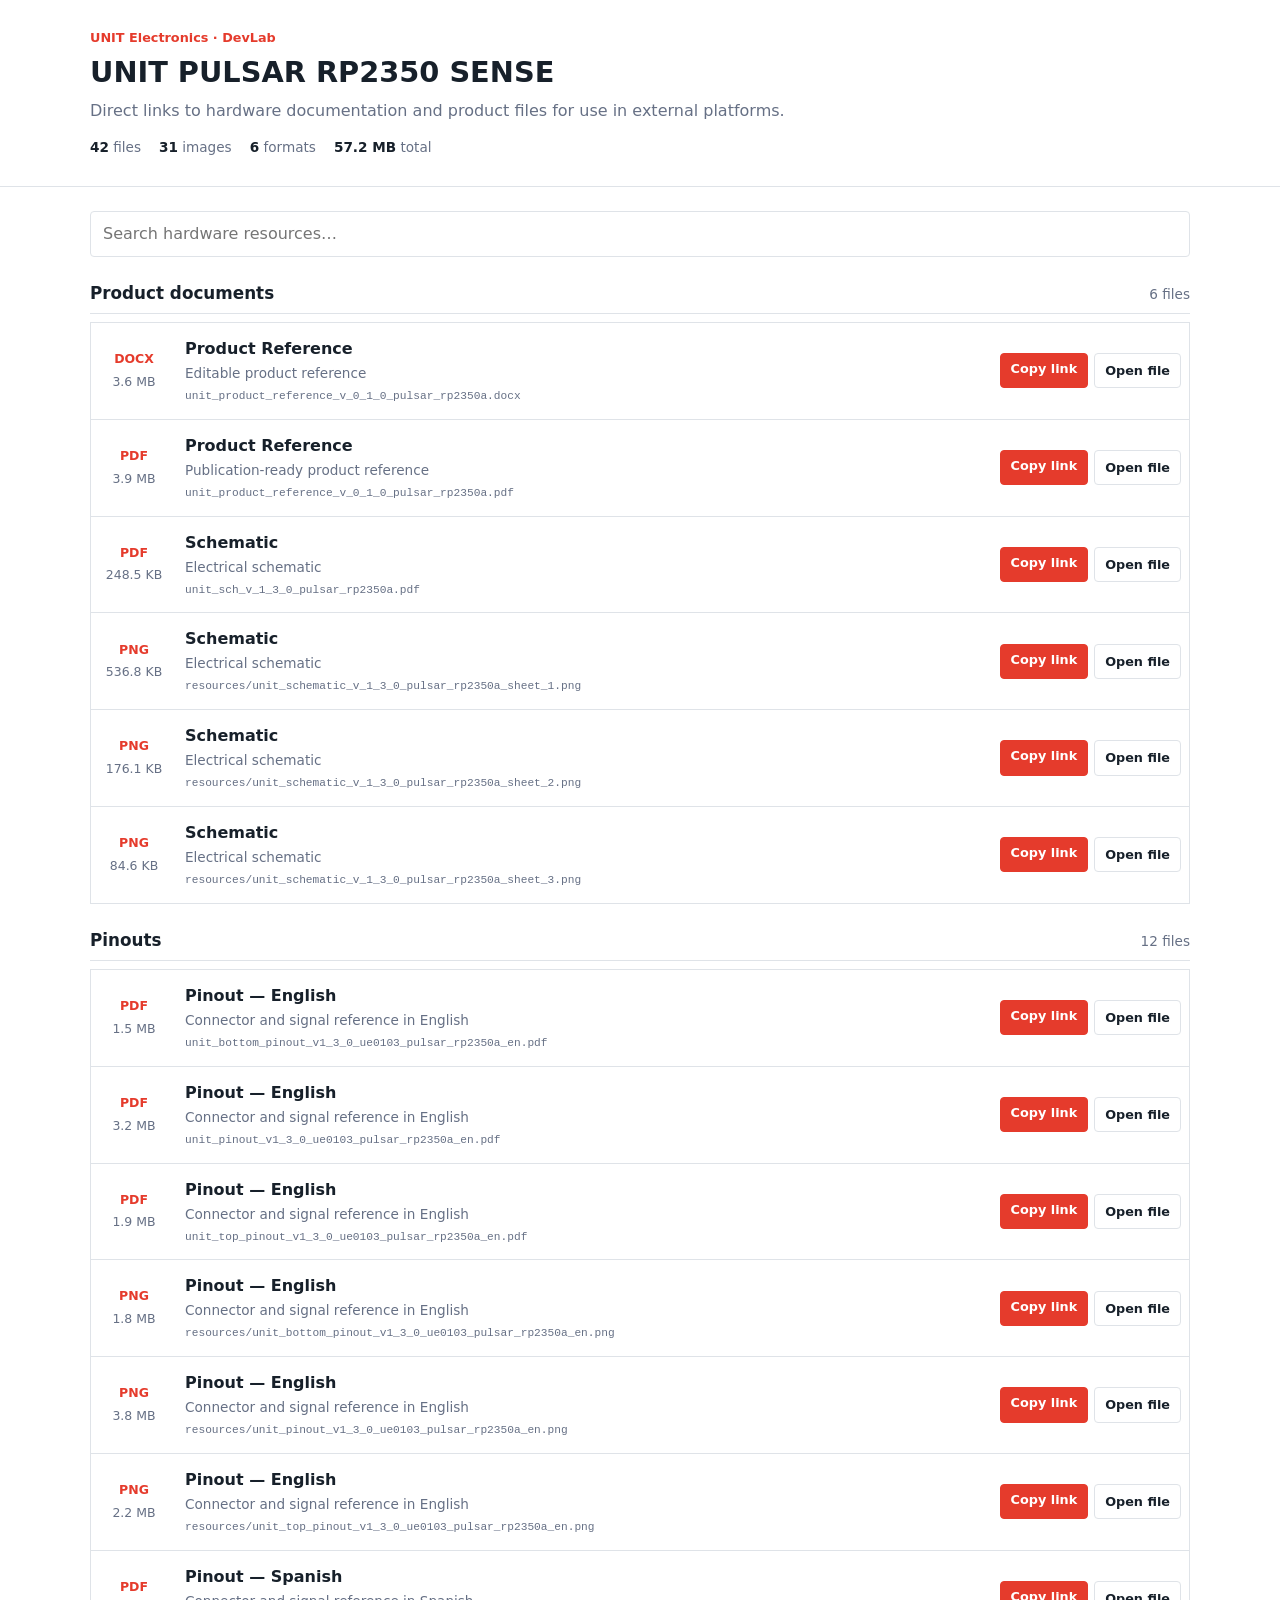
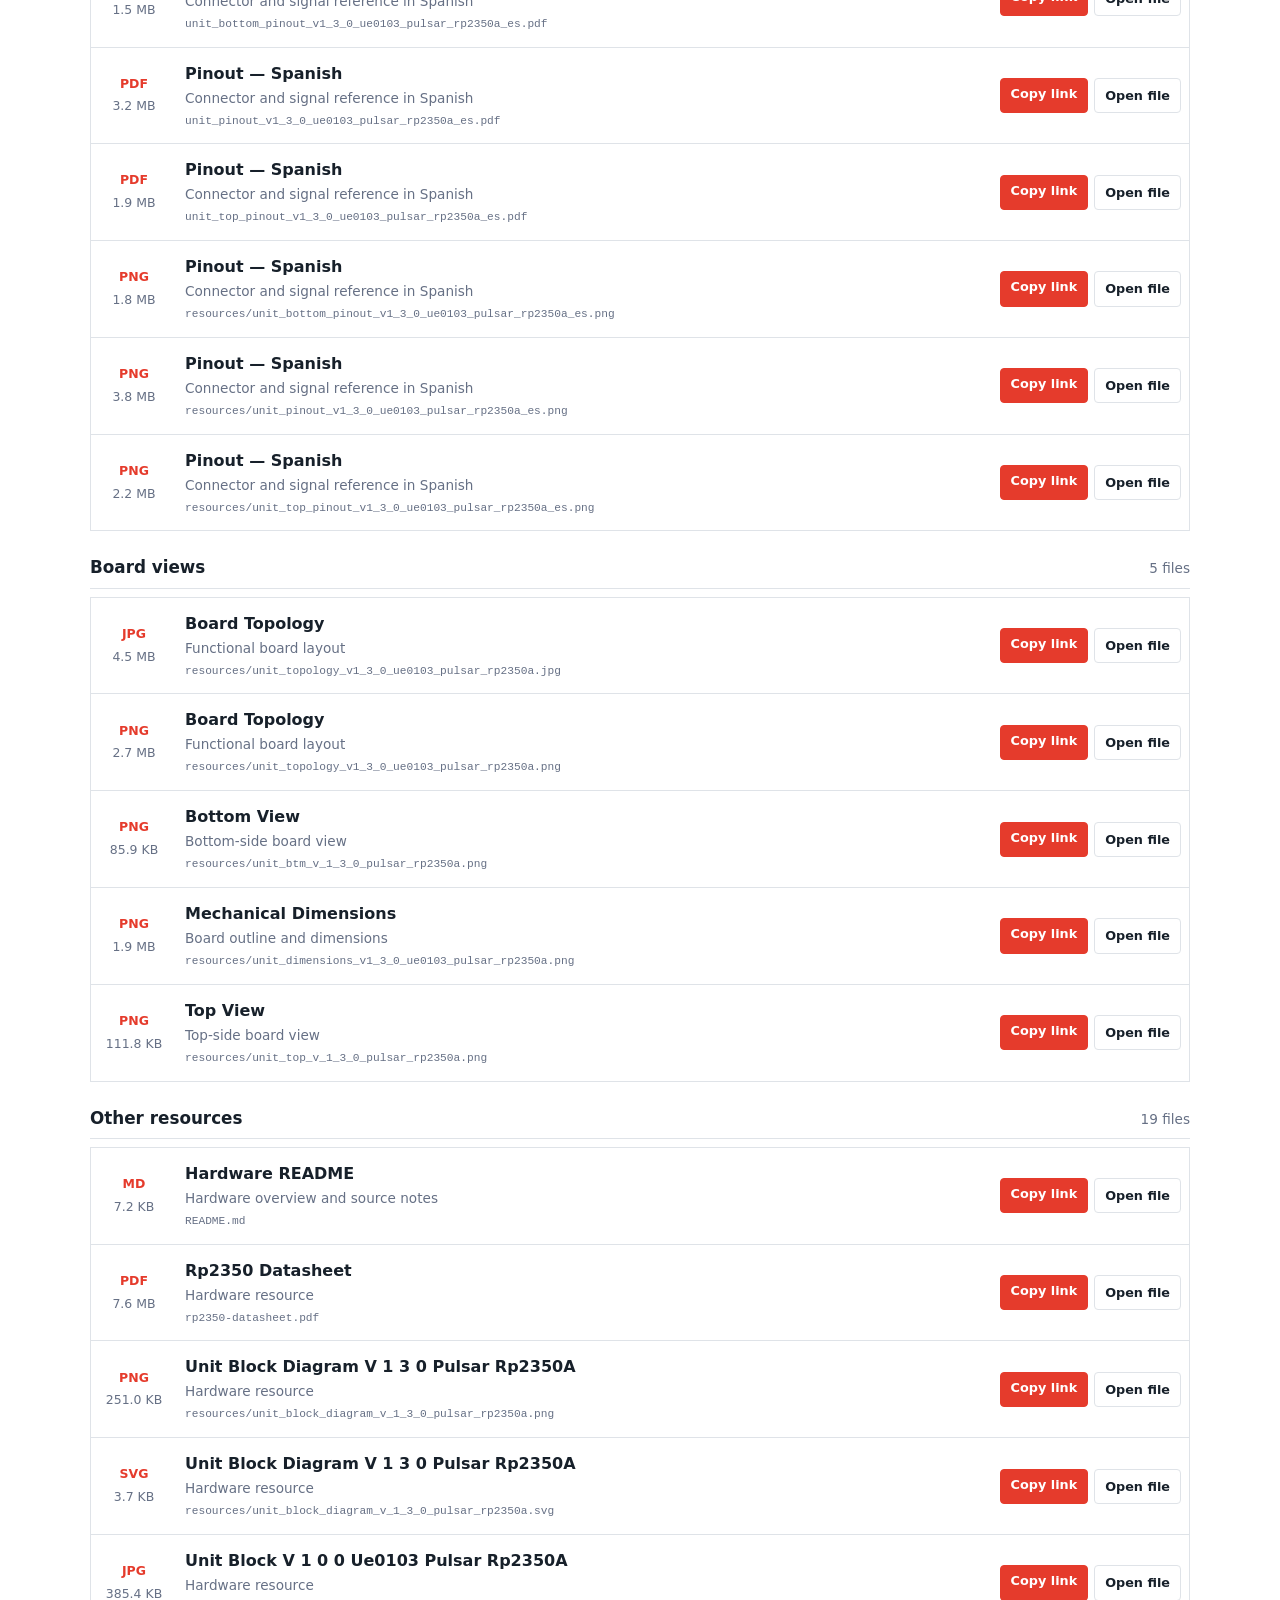
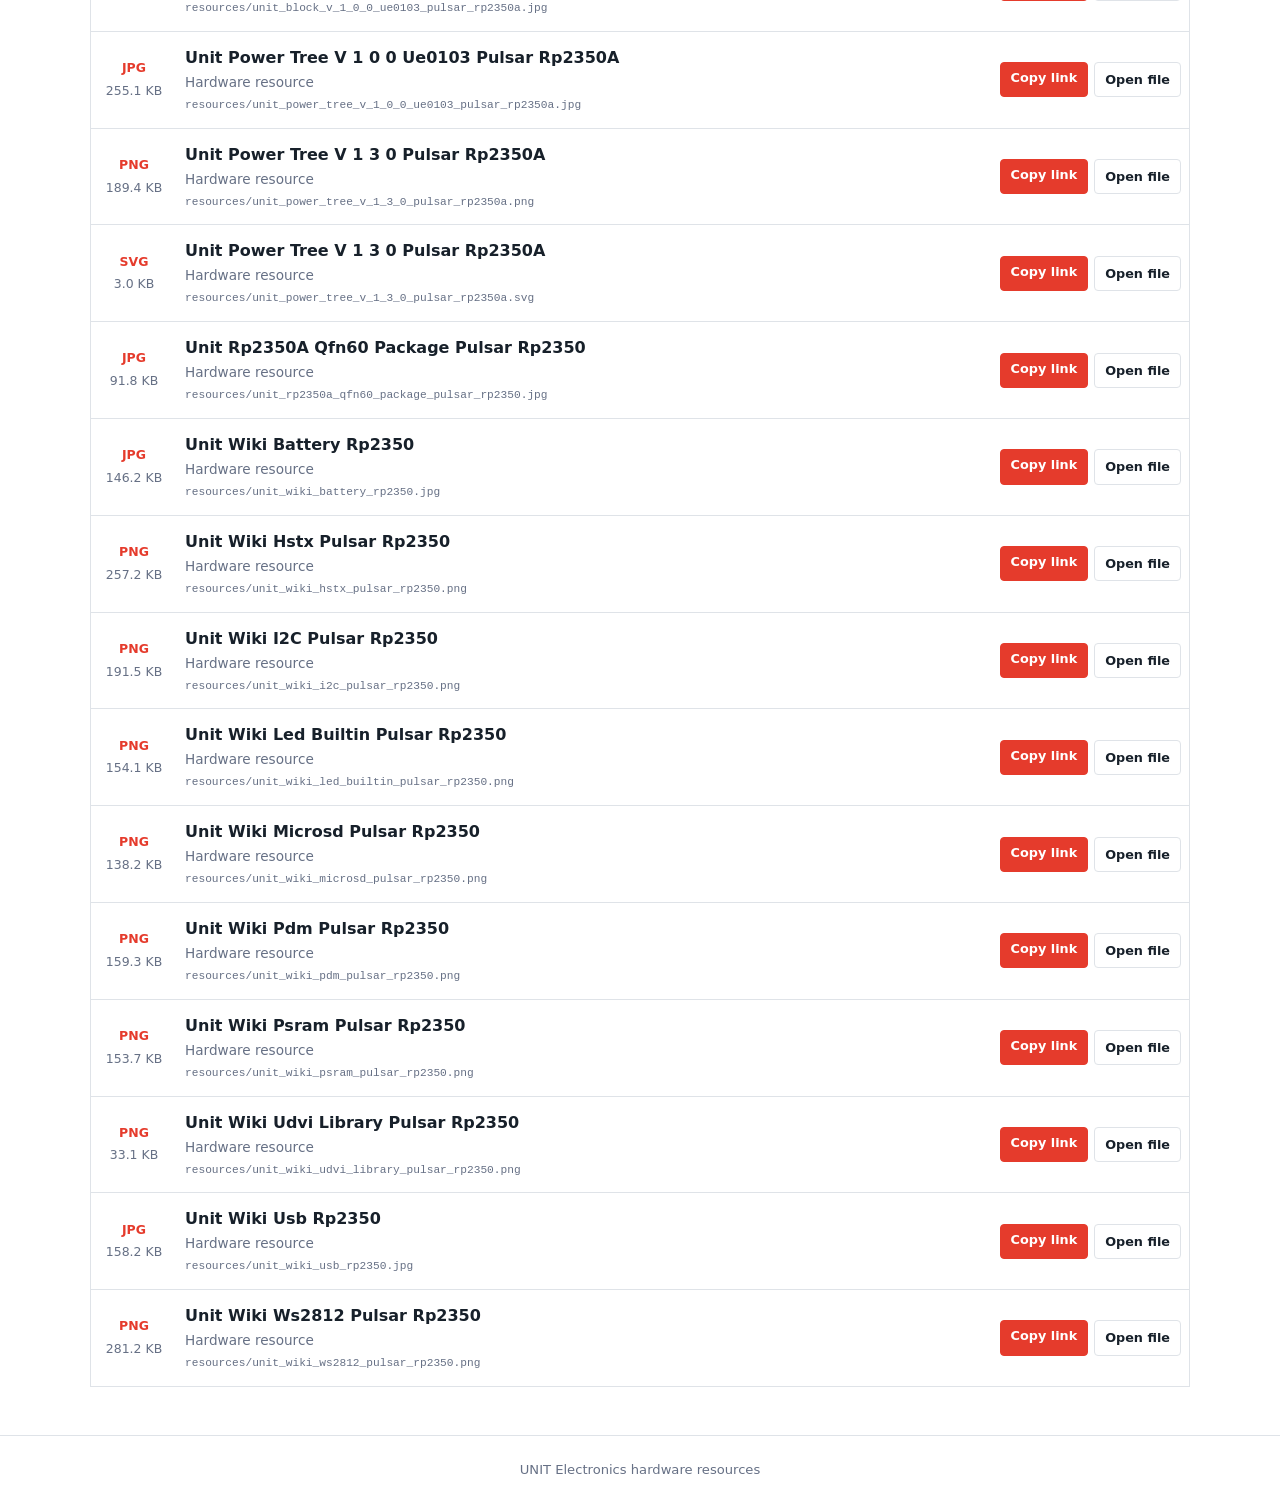
<file: docs/index.html>
<!DOCTYPE html>
<html lang="en">
<head>
  <base href="hardware/">
  <meta charset="UTF-8">
  <meta name="viewport" content="width=device-width, initial-scale=1.0">
  <meta name="description" content="UNIT PULSAR RP2350 SENSE hardware documentation and downloads">
  <title>UNIT PULSAR RP2350 SENSE | Hardware Resources</title>
  <style>
    :root {
      --ink: #17202a;
      --muted: #667085;
      --line: #dfe3e8;
      --brand: #e53b2c;
    }
    * { box-sizing: border-box; }
    body {
      margin: 0;
      color: var(--ink);
      font: 16px/1.5 Inter, ui-sans-serif, system-ui, -apple-system, sans-serif;
    }
    .site-header { border-bottom: 1px solid var(--line); }
    .header-content, main {
      width: min(1100px, calc(100% - 32px));
      margin: 0 auto;
    }
    .header-content { padding: 28px 0; }
    .eyebrow {
      margin: 0 0 4px;
      color: var(--brand);
      font-size: .8rem;
      font-weight: 700;
    }
    h1 { margin: 0; font-size: 1.8rem; }
    .subtitle { margin: 5px 0 0; color: var(--muted); }
    .summary {
      display: flex;
      flex-wrap: wrap;
      gap: 18px;
      margin-top: 14px;
      color: var(--muted);
      font-size: .85rem;
    }
    .summary strong { color: var(--ink); }
    main { padding: 24px 0 48px; }
    .toolbar { margin-bottom: 24px; }
    .search {
      width: 100%;
      padding: 10px 12px;
      border: 1px solid var(--line);
      border-radius: 4px;
      color: var(--ink);
      font: inherit;
    }
    .search:focus { outline: 2px solid #f6c4bf; border-color: var(--brand); }
    .resource-section { margin-top: 24px; }
    .section-heading {
      display: flex;
      align-items: baseline;
      justify-content: space-between;
      margin-bottom: 8px;
      border-bottom: 1px solid var(--line);
    }
    .section-heading h2 { margin: 0 0 7px; font-size: 1.05rem; }
    .section-heading span { color: var(--muted); font-size: .85rem; }
    .resource-list { border-top: 1px solid var(--line); }
    .resource-item {
      display: grid;
      grid-template-columns: 70px minmax(0, 1fr) auto;
      align-items: center;
      gap: 16px;
      padding: 14px 8px;
      border: 1px solid var(--line);
      border-top: 0;
    }
    .file-meta { display: grid; gap: 4px; text-align: center; }
    .file-type {
      color: var(--brand);
      font-size: .78rem;
    }
    .file-size { color: var(--muted); font-size: .78rem; }
    .resource-details { min-width: 0; }
    .resource-item h3 { margin: 0; font-size: 1rem; }
    .resource-item p {
      display: inline;
      margin: 0 8px 0 0;
      color: var(--muted);
      font-size: .85rem;
    }
    .resource-item code {
      display: block;
      overflow: hidden;
      margin-top: 3px;
      color: var(--muted);
      font-size: .7rem;
      text-overflow: ellipsis;
      white-space: nowrap;
    }
    .actions { display: flex; gap: 6px; }
    .button {
      display: inline-flex;
      justify-content: center;
      padding: 7px 10px;
      border: 1px solid var(--line);
      border-radius: 4px;
      color: var(--ink);
      background: #fff;
      cursor: pointer;
      text-decoration: none;
      font-size: .8rem;
      font-weight: 600;
      font-family: inherit;
    }
    .button:hover { border-color: #aeb4bd; }
    .button.primary { color: #fff; border-color: var(--brand); background: var(--brand); }
    .empty-state { display: none; padding: 32px 0; color: var(--muted); text-align: center; }
    footer { padding: 24px 16px; border-top: 1px solid var(--line); color: var(--muted); text-align: center; font-size: .82rem; }
    [hidden] { display: none !important; }
    .visually-hidden {
      position: absolute;
      width: 1px;
      height: 1px;
      padding: 0;
      margin: -1px;
      overflow: hidden;
      clip: rect(0, 0, 0, 0);
      white-space: nowrap;
      border: 0;
    }
    @media (max-width: 680px) {
      .resource-item { grid-template-columns: 52px minmax(0, 1fr); }
      .actions { grid-column: 1 / -1; padding-left: 68px; }
    }
  </style>
</head>
<body>
  <header class="site-header">
    <div class="header-content">
      <p class="eyebrow">UNIT Electronics · DevLab</p>
      <h1>UNIT PULSAR RP2350 SENSE</h1>
      <p class="subtitle">Direct links to hardware documentation and product files for use in external platforms.</p>
      <div class="summary" aria-label="Resource summary">
        <span><strong>42</strong> files</span>
        <span><strong>31</strong> images</span>
        <span><strong>6</strong> formats</span>
        <span><strong>57.2 MB</strong> total</span>
      </div>
    </div>
  </header>
  <main>
    <div class="toolbar">
      <label for="resource-search" class="visually-hidden">Search hardware resources</label>
      <input id="resource-search" class="search" type="search" placeholder="Search hardware resources…" autocomplete="off">
    </div>

      <section class="resource-section">
        <div class="section-heading">
          <h2>Product documents</h2>
          <span>6 files</span>
        </div>
        <div class="resource-list">
        <article class="resource-item" data-search="product reference unit_product_reference_v_0_1_0_pulsar_rp2350a.docx editable product reference">
          <div class="file-meta">
            <strong class="file-type">DOCX</strong>
            <span class="file-size">3.6 MB</span>
          </div>
          <div class="resource-details">
            <h3>Product Reference</h3>
            <p>Editable product reference</p>
            <code title="unit_product_reference_v_0_1_0_pulsar_rp2350a.docx">unit_product_reference_v_0_1_0_pulsar_rp2350a.docx</code>
          </div>
          <div class="actions">
            <button class="button primary copy-link" type="button" data-url="unit_product_reference_v_0_1_0_pulsar_rp2350a.docx">Copy link</button>
            <a class="button" href="unit_product_reference_v_0_1_0_pulsar_rp2350a.docx" target="_blank" rel="noopener">Open file</a>
          </div>
        </article>

        <article class="resource-item" data-search="product reference unit_product_reference_v_0_1_0_pulsar_rp2350a.pdf publication-ready product reference">
          <div class="file-meta">
            <strong class="file-type">PDF</strong>
            <span class="file-size">3.9 MB</span>
          </div>
          <div class="resource-details">
            <h3>Product Reference</h3>
            <p>Publication-ready product reference</p>
            <code title="unit_product_reference_v_0_1_0_pulsar_rp2350a.pdf">unit_product_reference_v_0_1_0_pulsar_rp2350a.pdf</code>
          </div>
          <div class="actions">
            <button class="button primary copy-link" type="button" data-url="unit_product_reference_v_0_1_0_pulsar_rp2350a.pdf">Copy link</button>
            <a class="button" href="unit_product_reference_v_0_1_0_pulsar_rp2350a.pdf" target="_blank" rel="noopener">Open file</a>
          </div>
        </article>

        <article class="resource-item" data-search="schematic unit_sch_v_1_3_0_pulsar_rp2350a.pdf electrical schematic">
          <div class="file-meta">
            <strong class="file-type">PDF</strong>
            <span class="file-size">248.5 KB</span>
          </div>
          <div class="resource-details">
            <h3>Schematic</h3>
            <p>Electrical schematic</p>
            <code title="unit_sch_v_1_3_0_pulsar_rp2350a.pdf">unit_sch_v_1_3_0_pulsar_rp2350a.pdf</code>
          </div>
          <div class="actions">
            <button class="button primary copy-link" type="button" data-url="unit_sch_v_1_3_0_pulsar_rp2350a.pdf">Copy link</button>
            <a class="button" href="unit_sch_v_1_3_0_pulsar_rp2350a.pdf" target="_blank" rel="noopener">Open file</a>
          </div>
        </article>

        <article class="resource-item" data-search="schematic resources/unit_schematic_v_1_3_0_pulsar_rp2350a_sheet_1.png electrical schematic">
          <div class="file-meta">
            <strong class="file-type">PNG</strong>
            <span class="file-size">536.8 KB</span>
          </div>
          <div class="resource-details">
            <h3>Schematic</h3>
            <p>Electrical schematic</p>
            <code title="resources/unit_schematic_v_1_3_0_pulsar_rp2350a_sheet_1.png">resources/unit_schematic_v_1_3_0_pulsar_rp2350a_sheet_1.png</code>
          </div>
          <div class="actions">
            <button class="button primary copy-link" type="button" data-url="resources/unit_schematic_v_1_3_0_pulsar_rp2350a_sheet_1.png">Copy link</button>
            <a class="button" href="resources/unit_schematic_v_1_3_0_pulsar_rp2350a_sheet_1.png" target="_blank" rel="noopener">Open file</a>
          </div>
        </article>

        <article class="resource-item" data-search="schematic resources/unit_schematic_v_1_3_0_pulsar_rp2350a_sheet_2.png electrical schematic">
          <div class="file-meta">
            <strong class="file-type">PNG</strong>
            <span class="file-size">176.1 KB</span>
          </div>
          <div class="resource-details">
            <h3>Schematic</h3>
            <p>Electrical schematic</p>
            <code title="resources/unit_schematic_v_1_3_0_pulsar_rp2350a_sheet_2.png">resources/unit_schematic_v_1_3_0_pulsar_rp2350a_sheet_2.png</code>
          </div>
          <div class="actions">
            <button class="button primary copy-link" type="button" data-url="resources/unit_schematic_v_1_3_0_pulsar_rp2350a_sheet_2.png">Copy link</button>
            <a class="button" href="resources/unit_schematic_v_1_3_0_pulsar_rp2350a_sheet_2.png" target="_blank" rel="noopener">Open file</a>
          </div>
        </article>

        <article class="resource-item" data-search="schematic resources/unit_schematic_v_1_3_0_pulsar_rp2350a_sheet_3.png electrical schematic">
          <div class="file-meta">
            <strong class="file-type">PNG</strong>
            <span class="file-size">84.6 KB</span>
          </div>
          <div class="resource-details">
            <h3>Schematic</h3>
            <p>Electrical schematic</p>
            <code title="resources/unit_schematic_v_1_3_0_pulsar_rp2350a_sheet_3.png">resources/unit_schematic_v_1_3_0_pulsar_rp2350a_sheet_3.png</code>
          </div>
          <div class="actions">
            <button class="button primary copy-link" type="button" data-url="resources/unit_schematic_v_1_3_0_pulsar_rp2350a_sheet_3.png">Copy link</button>
            <a class="button" href="resources/unit_schematic_v_1_3_0_pulsar_rp2350a_sheet_3.png" target="_blank" rel="noopener">Open file</a>
          </div>
        </article>
        </div>
      </section>
      <section class="resource-section">
        <div class="section-heading">
          <h2>Pinouts</h2>
          <span>12 files</span>
        </div>
        <div class="resource-list">
        <article class="resource-item" data-search="pinout — english unit_bottom_pinout_v1_3_0_ue0103_pulsar_rp2350a_en.pdf connector and signal reference in english">
          <div class="file-meta">
            <strong class="file-type">PDF</strong>
            <span class="file-size">1.5 MB</span>
          </div>
          <div class="resource-details">
            <h3>Pinout — English</h3>
            <p>Connector and signal reference in English</p>
            <code title="unit_bottom_pinout_v1_3_0_ue0103_pulsar_rp2350a_en.pdf">unit_bottom_pinout_v1_3_0_ue0103_pulsar_rp2350a_en.pdf</code>
          </div>
          <div class="actions">
            <button class="button primary copy-link" type="button" data-url="unit_bottom_pinout_v1_3_0_ue0103_pulsar_rp2350a_en.pdf">Copy link</button>
            <a class="button" href="unit_bottom_pinout_v1_3_0_ue0103_pulsar_rp2350a_en.pdf" target="_blank" rel="noopener">Open file</a>
          </div>
        </article>

        <article class="resource-item" data-search="pinout — english unit_pinout_v1_3_0_ue0103_pulsar_rp2350a_en.pdf connector and signal reference in english">
          <div class="file-meta">
            <strong class="file-type">PDF</strong>
            <span class="file-size">3.2 MB</span>
          </div>
          <div class="resource-details">
            <h3>Pinout — English</h3>
            <p>Connector and signal reference in English</p>
            <code title="unit_pinout_v1_3_0_ue0103_pulsar_rp2350a_en.pdf">unit_pinout_v1_3_0_ue0103_pulsar_rp2350a_en.pdf</code>
          </div>
          <div class="actions">
            <button class="button primary copy-link" type="button" data-url="unit_pinout_v1_3_0_ue0103_pulsar_rp2350a_en.pdf">Copy link</button>
            <a class="button" href="unit_pinout_v1_3_0_ue0103_pulsar_rp2350a_en.pdf" target="_blank" rel="noopener">Open file</a>
          </div>
        </article>

        <article class="resource-item" data-search="pinout — english unit_top_pinout_v1_3_0_ue0103_pulsar_rp2350a_en.pdf connector and signal reference in english">
          <div class="file-meta">
            <strong class="file-type">PDF</strong>
            <span class="file-size">1.9 MB</span>
          </div>
          <div class="resource-details">
            <h3>Pinout — English</h3>
            <p>Connector and signal reference in English</p>
            <code title="unit_top_pinout_v1_3_0_ue0103_pulsar_rp2350a_en.pdf">unit_top_pinout_v1_3_0_ue0103_pulsar_rp2350a_en.pdf</code>
          </div>
          <div class="actions">
            <button class="button primary copy-link" type="button" data-url="unit_top_pinout_v1_3_0_ue0103_pulsar_rp2350a_en.pdf">Copy link</button>
            <a class="button" href="unit_top_pinout_v1_3_0_ue0103_pulsar_rp2350a_en.pdf" target="_blank" rel="noopener">Open file</a>
          </div>
        </article>

        <article class="resource-item" data-search="pinout — english resources/unit_bottom_pinout_v1_3_0_ue0103_pulsar_rp2350a_en.png connector and signal reference in english">
          <div class="file-meta">
            <strong class="file-type">PNG</strong>
            <span class="file-size">1.8 MB</span>
          </div>
          <div class="resource-details">
            <h3>Pinout — English</h3>
            <p>Connector and signal reference in English</p>
            <code title="resources/unit_bottom_pinout_v1_3_0_ue0103_pulsar_rp2350a_en.png">resources/unit_bottom_pinout_v1_3_0_ue0103_pulsar_rp2350a_en.png</code>
          </div>
          <div class="actions">
            <button class="button primary copy-link" type="button" data-url="resources/unit_bottom_pinout_v1_3_0_ue0103_pulsar_rp2350a_en.png">Copy link</button>
            <a class="button" href="resources/unit_bottom_pinout_v1_3_0_ue0103_pulsar_rp2350a_en.png" target="_blank" rel="noopener">Open file</a>
          </div>
        </article>

        <article class="resource-item" data-search="pinout — english resources/unit_pinout_v1_3_0_ue0103_pulsar_rp2350a_en.png connector and signal reference in english">
          <div class="file-meta">
            <strong class="file-type">PNG</strong>
            <span class="file-size">3.8 MB</span>
          </div>
          <div class="resource-details">
            <h3>Pinout — English</h3>
            <p>Connector and signal reference in English</p>
            <code title="resources/unit_pinout_v1_3_0_ue0103_pulsar_rp2350a_en.png">resources/unit_pinout_v1_3_0_ue0103_pulsar_rp2350a_en.png</code>
          </div>
          <div class="actions">
            <button class="button primary copy-link" type="button" data-url="resources/unit_pinout_v1_3_0_ue0103_pulsar_rp2350a_en.png">Copy link</button>
            <a class="button" href="resources/unit_pinout_v1_3_0_ue0103_pulsar_rp2350a_en.png" target="_blank" rel="noopener">Open file</a>
          </div>
        </article>

        <article class="resource-item" data-search="pinout — english resources/unit_top_pinout_v1_3_0_ue0103_pulsar_rp2350a_en.png connector and signal reference in english">
          <div class="file-meta">
            <strong class="file-type">PNG</strong>
            <span class="file-size">2.2 MB</span>
          </div>
          <div class="resource-details">
            <h3>Pinout — English</h3>
            <p>Connector and signal reference in English</p>
            <code title="resources/unit_top_pinout_v1_3_0_ue0103_pulsar_rp2350a_en.png">resources/unit_top_pinout_v1_3_0_ue0103_pulsar_rp2350a_en.png</code>
          </div>
          <div class="actions">
            <button class="button primary copy-link" type="button" data-url="resources/unit_top_pinout_v1_3_0_ue0103_pulsar_rp2350a_en.png">Copy link</button>
            <a class="button" href="resources/unit_top_pinout_v1_3_0_ue0103_pulsar_rp2350a_en.png" target="_blank" rel="noopener">Open file</a>
          </div>
        </article>

        <article class="resource-item" data-search="pinout — spanish unit_bottom_pinout_v1_3_0_ue0103_pulsar_rp2350a_es.pdf connector and signal reference in spanish">
          <div class="file-meta">
            <strong class="file-type">PDF</strong>
            <span class="file-size">1.5 MB</span>
          </div>
          <div class="resource-details">
            <h3>Pinout — Spanish</h3>
            <p>Connector and signal reference in Spanish</p>
            <code title="unit_bottom_pinout_v1_3_0_ue0103_pulsar_rp2350a_es.pdf">unit_bottom_pinout_v1_3_0_ue0103_pulsar_rp2350a_es.pdf</code>
          </div>
          <div class="actions">
            <button class="button primary copy-link" type="button" data-url="unit_bottom_pinout_v1_3_0_ue0103_pulsar_rp2350a_es.pdf">Copy link</button>
            <a class="button" href="unit_bottom_pinout_v1_3_0_ue0103_pulsar_rp2350a_es.pdf" target="_blank" rel="noopener">Open file</a>
          </div>
        </article>

        <article class="resource-item" data-search="pinout — spanish unit_pinout_v1_3_0_ue0103_pulsar_rp2350a_es.pdf connector and signal reference in spanish">
          <div class="file-meta">
            <strong class="file-type">PDF</strong>
            <span class="file-size">3.2 MB</span>
          </div>
          <div class="resource-details">
            <h3>Pinout — Spanish</h3>
            <p>Connector and signal reference in Spanish</p>
            <code title="unit_pinout_v1_3_0_ue0103_pulsar_rp2350a_es.pdf">unit_pinout_v1_3_0_ue0103_pulsar_rp2350a_es.pdf</code>
          </div>
          <div class="actions">
            <button class="button primary copy-link" type="button" data-url="unit_pinout_v1_3_0_ue0103_pulsar_rp2350a_es.pdf">Copy link</button>
            <a class="button" href="unit_pinout_v1_3_0_ue0103_pulsar_rp2350a_es.pdf" target="_blank" rel="noopener">Open file</a>
          </div>
        </article>

        <article class="resource-item" data-search="pinout — spanish unit_top_pinout_v1_3_0_ue0103_pulsar_rp2350a_es.pdf connector and signal reference in spanish">
          <div class="file-meta">
            <strong class="file-type">PDF</strong>
            <span class="file-size">1.9 MB</span>
          </div>
          <div class="resource-details">
            <h3>Pinout — Spanish</h3>
            <p>Connector and signal reference in Spanish</p>
            <code title="unit_top_pinout_v1_3_0_ue0103_pulsar_rp2350a_es.pdf">unit_top_pinout_v1_3_0_ue0103_pulsar_rp2350a_es.pdf</code>
          </div>
          <div class="actions">
            <button class="button primary copy-link" type="button" data-url="unit_top_pinout_v1_3_0_ue0103_pulsar_rp2350a_es.pdf">Copy link</button>
            <a class="button" href="unit_top_pinout_v1_3_0_ue0103_pulsar_rp2350a_es.pdf" target="_blank" rel="noopener">Open file</a>
          </div>
        </article>

        <article class="resource-item" data-search="pinout — spanish resources/unit_bottom_pinout_v1_3_0_ue0103_pulsar_rp2350a_es.png connector and signal reference in spanish">
          <div class="file-meta">
            <strong class="file-type">PNG</strong>
            <span class="file-size">1.8 MB</span>
          </div>
          <div class="resource-details">
            <h3>Pinout — Spanish</h3>
            <p>Connector and signal reference in Spanish</p>
            <code title="resources/unit_bottom_pinout_v1_3_0_ue0103_pulsar_rp2350a_es.png">resources/unit_bottom_pinout_v1_3_0_ue0103_pulsar_rp2350a_es.png</code>
          </div>
          <div class="actions">
            <button class="button primary copy-link" type="button" data-url="resources/unit_bottom_pinout_v1_3_0_ue0103_pulsar_rp2350a_es.png">Copy link</button>
            <a class="button" href="resources/unit_bottom_pinout_v1_3_0_ue0103_pulsar_rp2350a_es.png" target="_blank" rel="noopener">Open file</a>
          </div>
        </article>

        <article class="resource-item" data-search="pinout — spanish resources/unit_pinout_v1_3_0_ue0103_pulsar_rp2350a_es.png connector and signal reference in spanish">
          <div class="file-meta">
            <strong class="file-type">PNG</strong>
            <span class="file-size">3.8 MB</span>
          </div>
          <div class="resource-details">
            <h3>Pinout — Spanish</h3>
            <p>Connector and signal reference in Spanish</p>
            <code title="resources/unit_pinout_v1_3_0_ue0103_pulsar_rp2350a_es.png">resources/unit_pinout_v1_3_0_ue0103_pulsar_rp2350a_es.png</code>
          </div>
          <div class="actions">
            <button class="button primary copy-link" type="button" data-url="resources/unit_pinout_v1_3_0_ue0103_pulsar_rp2350a_es.png">Copy link</button>
            <a class="button" href="resources/unit_pinout_v1_3_0_ue0103_pulsar_rp2350a_es.png" target="_blank" rel="noopener">Open file</a>
          </div>
        </article>

        <article class="resource-item" data-search="pinout — spanish resources/unit_top_pinout_v1_3_0_ue0103_pulsar_rp2350a_es.png connector and signal reference in spanish">
          <div class="file-meta">
            <strong class="file-type">PNG</strong>
            <span class="file-size">2.2 MB</span>
          </div>
          <div class="resource-details">
            <h3>Pinout — Spanish</h3>
            <p>Connector and signal reference in Spanish</p>
            <code title="resources/unit_top_pinout_v1_3_0_ue0103_pulsar_rp2350a_es.png">resources/unit_top_pinout_v1_3_0_ue0103_pulsar_rp2350a_es.png</code>
          </div>
          <div class="actions">
            <button class="button primary copy-link" type="button" data-url="resources/unit_top_pinout_v1_3_0_ue0103_pulsar_rp2350a_es.png">Copy link</button>
            <a class="button" href="resources/unit_top_pinout_v1_3_0_ue0103_pulsar_rp2350a_es.png" target="_blank" rel="noopener">Open file</a>
          </div>
        </article>
        </div>
      </section>
      <section class="resource-section">
        <div class="section-heading">
          <h2>Board views</h2>
          <span>5 files</span>
        </div>
        <div class="resource-list">
        <article class="resource-item" data-search="board topology resources/unit_topology_v1_3_0_ue0103_pulsar_rp2350a.jpg functional board layout">
          <div class="file-meta">
            <strong class="file-type">JPG</strong>
            <span class="file-size">4.5 MB</span>
          </div>
          <div class="resource-details">
            <h3>Board Topology</h3>
            <p>Functional board layout</p>
            <code title="resources/unit_topology_v1_3_0_ue0103_pulsar_rp2350a.jpg">resources/unit_topology_v1_3_0_ue0103_pulsar_rp2350a.jpg</code>
          </div>
          <div class="actions">
            <button class="button primary copy-link" type="button" data-url="resources/unit_topology_v1_3_0_ue0103_pulsar_rp2350a.jpg">Copy link</button>
            <a class="button" href="resources/unit_topology_v1_3_0_ue0103_pulsar_rp2350a.jpg" target="_blank" rel="noopener">Open file</a>
          </div>
        </article>

        <article class="resource-item" data-search="board topology resources/unit_topology_v1_3_0_ue0103_pulsar_rp2350a.png functional board layout">
          <div class="file-meta">
            <strong class="file-type">PNG</strong>
            <span class="file-size">2.7 MB</span>
          </div>
          <div class="resource-details">
            <h3>Board Topology</h3>
            <p>Functional board layout</p>
            <code title="resources/unit_topology_v1_3_0_ue0103_pulsar_rp2350a.png">resources/unit_topology_v1_3_0_ue0103_pulsar_rp2350a.png</code>
          </div>
          <div class="actions">
            <button class="button primary copy-link" type="button" data-url="resources/unit_topology_v1_3_0_ue0103_pulsar_rp2350a.png">Copy link</button>
            <a class="button" href="resources/unit_topology_v1_3_0_ue0103_pulsar_rp2350a.png" target="_blank" rel="noopener">Open file</a>
          </div>
        </article>

        <article class="resource-item" data-search="bottom view resources/unit_btm_v_1_3_0_pulsar_rp2350a.png bottom-side board view">
          <div class="file-meta">
            <strong class="file-type">PNG</strong>
            <span class="file-size">85.9 KB</span>
          </div>
          <div class="resource-details">
            <h3>Bottom View</h3>
            <p>Bottom-side board view</p>
            <code title="resources/unit_btm_v_1_3_0_pulsar_rp2350a.png">resources/unit_btm_v_1_3_0_pulsar_rp2350a.png</code>
          </div>
          <div class="actions">
            <button class="button primary copy-link" type="button" data-url="resources/unit_btm_v_1_3_0_pulsar_rp2350a.png">Copy link</button>
            <a class="button" href="resources/unit_btm_v_1_3_0_pulsar_rp2350a.png" target="_blank" rel="noopener">Open file</a>
          </div>
        </article>

        <article class="resource-item" data-search="mechanical dimensions resources/unit_dimensions_v1_3_0_ue0103_pulsar_rp2350a.png board outline and dimensions">
          <div class="file-meta">
            <strong class="file-type">PNG</strong>
            <span class="file-size">1.9 MB</span>
          </div>
          <div class="resource-details">
            <h3>Mechanical Dimensions</h3>
            <p>Board outline and dimensions</p>
            <code title="resources/unit_dimensions_v1_3_0_ue0103_pulsar_rp2350a.png">resources/unit_dimensions_v1_3_0_ue0103_pulsar_rp2350a.png</code>
          </div>
          <div class="actions">
            <button class="button primary copy-link" type="button" data-url="resources/unit_dimensions_v1_3_0_ue0103_pulsar_rp2350a.png">Copy link</button>
            <a class="button" href="resources/unit_dimensions_v1_3_0_ue0103_pulsar_rp2350a.png" target="_blank" rel="noopener">Open file</a>
          </div>
        </article>

        <article class="resource-item" data-search="top view resources/unit_top_v_1_3_0_pulsar_rp2350a.png top-side board view">
          <div class="file-meta">
            <strong class="file-type">PNG</strong>
            <span class="file-size">111.8 KB</span>
          </div>
          <div class="resource-details">
            <h3>Top View</h3>
            <p>Top-side board view</p>
            <code title="resources/unit_top_v_1_3_0_pulsar_rp2350a.png">resources/unit_top_v_1_3_0_pulsar_rp2350a.png</code>
          </div>
          <div class="actions">
            <button class="button primary copy-link" type="button" data-url="resources/unit_top_v_1_3_0_pulsar_rp2350a.png">Copy link</button>
            <a class="button" href="resources/unit_top_v_1_3_0_pulsar_rp2350a.png" target="_blank" rel="noopener">Open file</a>
          </div>
        </article>
        </div>
      </section>
      <section class="resource-section">
        <div class="section-heading">
          <h2>Other resources</h2>
          <span>19 files</span>
        </div>
        <div class="resource-list">
        <article class="resource-item" data-search="hardware readme readme.md hardware overview and source notes">
          <div class="file-meta">
            <strong class="file-type">MD</strong>
            <span class="file-size">7.2 KB</span>
          </div>
          <div class="resource-details">
            <h3>Hardware README</h3>
            <p>Hardware overview and source notes</p>
            <code title="README.md">README.md</code>
          </div>
          <div class="actions">
            <button class="button primary copy-link" type="button" data-url="README.md">Copy link</button>
            <a class="button" href="README.md" target="_blank" rel="noopener">Open file</a>
          </div>
        </article>

        <article class="resource-item" data-search="rp2350 datasheet rp2350-datasheet.pdf hardware resource">
          <div class="file-meta">
            <strong class="file-type">PDF</strong>
            <span class="file-size">7.6 MB</span>
          </div>
          <div class="resource-details">
            <h3>Rp2350 Datasheet</h3>
            <p>Hardware resource</p>
            <code title="rp2350-datasheet.pdf">rp2350-datasheet.pdf</code>
          </div>
          <div class="actions">
            <button class="button primary copy-link" type="button" data-url="rp2350-datasheet.pdf">Copy link</button>
            <a class="button" href="rp2350-datasheet.pdf" target="_blank" rel="noopener">Open file</a>
          </div>
        </article>

        <article class="resource-item" data-search="unit block diagram v 1 3 0 pulsar rp2350a resources/unit_block_diagram_v_1_3_0_pulsar_rp2350a.png hardware resource">
          <div class="file-meta">
            <strong class="file-type">PNG</strong>
            <span class="file-size">251.0 KB</span>
          </div>
          <div class="resource-details">
            <h3>Unit Block Diagram V 1 3 0 Pulsar Rp2350A</h3>
            <p>Hardware resource</p>
            <code title="resources/unit_block_diagram_v_1_3_0_pulsar_rp2350a.png">resources/unit_block_diagram_v_1_3_0_pulsar_rp2350a.png</code>
          </div>
          <div class="actions">
            <button class="button primary copy-link" type="button" data-url="resources/unit_block_diagram_v_1_3_0_pulsar_rp2350a.png">Copy link</button>
            <a class="button" href="resources/unit_block_diagram_v_1_3_0_pulsar_rp2350a.png" target="_blank" rel="noopener">Open file</a>
          </div>
        </article>

        <article class="resource-item" data-search="unit block diagram v 1 3 0 pulsar rp2350a resources/unit_block_diagram_v_1_3_0_pulsar_rp2350a.svg hardware resource">
          <div class="file-meta">
            <strong class="file-type">SVG</strong>
            <span class="file-size">3.7 KB</span>
          </div>
          <div class="resource-details">
            <h3>Unit Block Diagram V 1 3 0 Pulsar Rp2350A</h3>
            <p>Hardware resource</p>
            <code title="resources/unit_block_diagram_v_1_3_0_pulsar_rp2350a.svg">resources/unit_block_diagram_v_1_3_0_pulsar_rp2350a.svg</code>
          </div>
          <div class="actions">
            <button class="button primary copy-link" type="button" data-url="resources/unit_block_diagram_v_1_3_0_pulsar_rp2350a.svg">Copy link</button>
            <a class="button" href="resources/unit_block_diagram_v_1_3_0_pulsar_rp2350a.svg" target="_blank" rel="noopener">Open file</a>
          </div>
        </article>

        <article class="resource-item" data-search="unit block v 1 0 0 ue0103 pulsar rp2350a resources/unit_block_v_1_0_0_ue0103_pulsar_rp2350a.jpg hardware resource">
          <div class="file-meta">
            <strong class="file-type">JPG</strong>
            <span class="file-size">385.4 KB</span>
          </div>
          <div class="resource-details">
            <h3>Unit Block V 1 0 0 Ue0103 Pulsar Rp2350A</h3>
            <p>Hardware resource</p>
            <code title="resources/unit_block_v_1_0_0_ue0103_pulsar_rp2350a.jpg">resources/unit_block_v_1_0_0_ue0103_pulsar_rp2350a.jpg</code>
          </div>
          <div class="actions">
            <button class="button primary copy-link" type="button" data-url="resources/unit_block_v_1_0_0_ue0103_pulsar_rp2350a.jpg">Copy link</button>
            <a class="button" href="resources/unit_block_v_1_0_0_ue0103_pulsar_rp2350a.jpg" target="_blank" rel="noopener">Open file</a>
          </div>
        </article>

        <article class="resource-item" data-search="unit power tree v 1 0 0 ue0103 pulsar rp2350a resources/unit_power_tree_v_1_0_0_ue0103_pulsar_rp2350a.jpg hardware resource">
          <div class="file-meta">
            <strong class="file-type">JPG</strong>
            <span class="file-size">255.1 KB</span>
          </div>
          <div class="resource-details">
            <h3>Unit Power Tree V 1 0 0 Ue0103 Pulsar Rp2350A</h3>
            <p>Hardware resource</p>
            <code title="resources/unit_power_tree_v_1_0_0_ue0103_pulsar_rp2350a.jpg">resources/unit_power_tree_v_1_0_0_ue0103_pulsar_rp2350a.jpg</code>
          </div>
          <div class="actions">
            <button class="button primary copy-link" type="button" data-url="resources/unit_power_tree_v_1_0_0_ue0103_pulsar_rp2350a.jpg">Copy link</button>
            <a class="button" href="resources/unit_power_tree_v_1_0_0_ue0103_pulsar_rp2350a.jpg" target="_blank" rel="noopener">Open file</a>
          </div>
        </article>

        <article class="resource-item" data-search="unit power tree v 1 3 0 pulsar rp2350a resources/unit_power_tree_v_1_3_0_pulsar_rp2350a.png hardware resource">
          <div class="file-meta">
            <strong class="file-type">PNG</strong>
            <span class="file-size">189.4 KB</span>
          </div>
          <div class="resource-details">
            <h3>Unit Power Tree V 1 3 0 Pulsar Rp2350A</h3>
            <p>Hardware resource</p>
            <code title="resources/unit_power_tree_v_1_3_0_pulsar_rp2350a.png">resources/unit_power_tree_v_1_3_0_pulsar_rp2350a.png</code>
          </div>
          <div class="actions">
            <button class="button primary copy-link" type="button" data-url="resources/unit_power_tree_v_1_3_0_pulsar_rp2350a.png">Copy link</button>
            <a class="button" href="resources/unit_power_tree_v_1_3_0_pulsar_rp2350a.png" target="_blank" rel="noopener">Open file</a>
          </div>
        </article>

        <article class="resource-item" data-search="unit power tree v 1 3 0 pulsar rp2350a resources/unit_power_tree_v_1_3_0_pulsar_rp2350a.svg hardware resource">
          <div class="file-meta">
            <strong class="file-type">SVG</strong>
            <span class="file-size">3.0 KB</span>
          </div>
          <div class="resource-details">
            <h3>Unit Power Tree V 1 3 0 Pulsar Rp2350A</h3>
            <p>Hardware resource</p>
            <code title="resources/unit_power_tree_v_1_3_0_pulsar_rp2350a.svg">resources/unit_power_tree_v_1_3_0_pulsar_rp2350a.svg</code>
          </div>
          <div class="actions">
            <button class="button primary copy-link" type="button" data-url="resources/unit_power_tree_v_1_3_0_pulsar_rp2350a.svg">Copy link</button>
            <a class="button" href="resources/unit_power_tree_v_1_3_0_pulsar_rp2350a.svg" target="_blank" rel="noopener">Open file</a>
          </div>
        </article>

        <article class="resource-item" data-search="unit rp2350a qfn60 package pulsar rp2350 resources/unit_rp2350a_qfn60_package_pulsar_rp2350.jpg hardware resource">
          <div class="file-meta">
            <strong class="file-type">JPG</strong>
            <span class="file-size">91.8 KB</span>
          </div>
          <div class="resource-details">
            <h3>Unit Rp2350A Qfn60 Package Pulsar Rp2350</h3>
            <p>Hardware resource</p>
            <code title="resources/unit_rp2350a_qfn60_package_pulsar_rp2350.jpg">resources/unit_rp2350a_qfn60_package_pulsar_rp2350.jpg</code>
          </div>
          <div class="actions">
            <button class="button primary copy-link" type="button" data-url="resources/unit_rp2350a_qfn60_package_pulsar_rp2350.jpg">Copy link</button>
            <a class="button" href="resources/unit_rp2350a_qfn60_package_pulsar_rp2350.jpg" target="_blank" rel="noopener">Open file</a>
          </div>
        </article>

        <article class="resource-item" data-search="unit wiki battery rp2350 resources/unit_wiki_battery_rp2350.jpg hardware resource">
          <div class="file-meta">
            <strong class="file-type">JPG</strong>
            <span class="file-size">146.2 KB</span>
          </div>
          <div class="resource-details">
            <h3>Unit Wiki Battery Rp2350</h3>
            <p>Hardware resource</p>
            <code title="resources/unit_wiki_battery_rp2350.jpg">resources/unit_wiki_battery_rp2350.jpg</code>
          </div>
          <div class="actions">
            <button class="button primary copy-link" type="button" data-url="resources/unit_wiki_battery_rp2350.jpg">Copy link</button>
            <a class="button" href="resources/unit_wiki_battery_rp2350.jpg" target="_blank" rel="noopener">Open file</a>
          </div>
        </article>

        <article class="resource-item" data-search="unit wiki hstx pulsar rp2350 resources/unit_wiki_hstx_pulsar_rp2350.png hardware resource">
          <div class="file-meta">
            <strong class="file-type">PNG</strong>
            <span class="file-size">257.2 KB</span>
          </div>
          <div class="resource-details">
            <h3>Unit Wiki Hstx Pulsar Rp2350</h3>
            <p>Hardware resource</p>
            <code title="resources/unit_wiki_hstx_pulsar_rp2350.png">resources/unit_wiki_hstx_pulsar_rp2350.png</code>
          </div>
          <div class="actions">
            <button class="button primary copy-link" type="button" data-url="resources/unit_wiki_hstx_pulsar_rp2350.png">Copy link</button>
            <a class="button" href="resources/unit_wiki_hstx_pulsar_rp2350.png" target="_blank" rel="noopener">Open file</a>
          </div>
        </article>

        <article class="resource-item" data-search="unit wiki i2c pulsar rp2350 resources/unit_wiki_i2c_pulsar_rp2350.png hardware resource">
          <div class="file-meta">
            <strong class="file-type">PNG</strong>
            <span class="file-size">191.5 KB</span>
          </div>
          <div class="resource-details">
            <h3>Unit Wiki I2C Pulsar Rp2350</h3>
            <p>Hardware resource</p>
            <code title="resources/unit_wiki_i2c_pulsar_rp2350.png">resources/unit_wiki_i2c_pulsar_rp2350.png</code>
          </div>
          <div class="actions">
            <button class="button primary copy-link" type="button" data-url="resources/unit_wiki_i2c_pulsar_rp2350.png">Copy link</button>
            <a class="button" href="resources/unit_wiki_i2c_pulsar_rp2350.png" target="_blank" rel="noopener">Open file</a>
          </div>
        </article>

        <article class="resource-item" data-search="unit wiki led builtin pulsar rp2350 resources/unit_wiki_led_builtin_pulsar_rp2350.png hardware resource">
          <div class="file-meta">
            <strong class="file-type">PNG</strong>
            <span class="file-size">154.1 KB</span>
          </div>
          <div class="resource-details">
            <h3>Unit Wiki Led Builtin Pulsar Rp2350</h3>
            <p>Hardware resource</p>
            <code title="resources/unit_wiki_led_builtin_pulsar_rp2350.png">resources/unit_wiki_led_builtin_pulsar_rp2350.png</code>
          </div>
          <div class="actions">
            <button class="button primary copy-link" type="button" data-url="resources/unit_wiki_led_builtin_pulsar_rp2350.png">Copy link</button>
            <a class="button" href="resources/unit_wiki_led_builtin_pulsar_rp2350.png" target="_blank" rel="noopener">Open file</a>
          </div>
        </article>

        <article class="resource-item" data-search="unit wiki microsd pulsar rp2350 resources/unit_wiki_microsd_pulsar_rp2350.png hardware resource">
          <div class="file-meta">
            <strong class="file-type">PNG</strong>
            <span class="file-size">138.2 KB</span>
          </div>
          <div class="resource-details">
            <h3>Unit Wiki Microsd Pulsar Rp2350</h3>
            <p>Hardware resource</p>
            <code title="resources/unit_wiki_microsd_pulsar_rp2350.png">resources/unit_wiki_microsd_pulsar_rp2350.png</code>
          </div>
          <div class="actions">
            <button class="button primary copy-link" type="button" data-url="resources/unit_wiki_microsd_pulsar_rp2350.png">Copy link</button>
            <a class="button" href="resources/unit_wiki_microsd_pulsar_rp2350.png" target="_blank" rel="noopener">Open file</a>
          </div>
        </article>

        <article class="resource-item" data-search="unit wiki pdm pulsar rp2350 resources/unit_wiki_pdm_pulsar_rp2350.png hardware resource">
          <div class="file-meta">
            <strong class="file-type">PNG</strong>
            <span class="file-size">159.3 KB</span>
          </div>
          <div class="resource-details">
            <h3>Unit Wiki Pdm Pulsar Rp2350</h3>
            <p>Hardware resource</p>
            <code title="resources/unit_wiki_pdm_pulsar_rp2350.png">resources/unit_wiki_pdm_pulsar_rp2350.png</code>
          </div>
          <div class="actions">
            <button class="button primary copy-link" type="button" data-url="resources/unit_wiki_pdm_pulsar_rp2350.png">Copy link</button>
            <a class="button" href="resources/unit_wiki_pdm_pulsar_rp2350.png" target="_blank" rel="noopener">Open file</a>
          </div>
        </article>

        <article class="resource-item" data-search="unit wiki psram pulsar rp2350 resources/unit_wiki_psram_pulsar_rp2350.png hardware resource">
          <div class="file-meta">
            <strong class="file-type">PNG</strong>
            <span class="file-size">153.7 KB</span>
          </div>
          <div class="resource-details">
            <h3>Unit Wiki Psram Pulsar Rp2350</h3>
            <p>Hardware resource</p>
            <code title="resources/unit_wiki_psram_pulsar_rp2350.png">resources/unit_wiki_psram_pulsar_rp2350.png</code>
          </div>
          <div class="actions">
            <button class="button primary copy-link" type="button" data-url="resources/unit_wiki_psram_pulsar_rp2350.png">Copy link</button>
            <a class="button" href="resources/unit_wiki_psram_pulsar_rp2350.png" target="_blank" rel="noopener">Open file</a>
          </div>
        </article>

        <article class="resource-item" data-search="unit wiki udvi library pulsar rp2350 resources/unit_wiki_udvi_library_pulsar_rp2350.png hardware resource">
          <div class="file-meta">
            <strong class="file-type">PNG</strong>
            <span class="file-size">33.1 KB</span>
          </div>
          <div class="resource-details">
            <h3>Unit Wiki Udvi Library Pulsar Rp2350</h3>
            <p>Hardware resource</p>
            <code title="resources/unit_wiki_udvi_library_pulsar_rp2350.png">resources/unit_wiki_udvi_library_pulsar_rp2350.png</code>
          </div>
          <div class="actions">
            <button class="button primary copy-link" type="button" data-url="resources/unit_wiki_udvi_library_pulsar_rp2350.png">Copy link</button>
            <a class="button" href="resources/unit_wiki_udvi_library_pulsar_rp2350.png" target="_blank" rel="noopener">Open file</a>
          </div>
        </article>

        <article class="resource-item" data-search="unit wiki usb rp2350 resources/unit_wiki_usb_rp2350.jpg hardware resource">
          <div class="file-meta">
            <strong class="file-type">JPG</strong>
            <span class="file-size">158.2 KB</span>
          </div>
          <div class="resource-details">
            <h3>Unit Wiki Usb Rp2350</h3>
            <p>Hardware resource</p>
            <code title="resources/unit_wiki_usb_rp2350.jpg">resources/unit_wiki_usb_rp2350.jpg</code>
          </div>
          <div class="actions">
            <button class="button primary copy-link" type="button" data-url="resources/unit_wiki_usb_rp2350.jpg">Copy link</button>
            <a class="button" href="resources/unit_wiki_usb_rp2350.jpg" target="_blank" rel="noopener">Open file</a>
          </div>
        </article>

        <article class="resource-item" data-search="unit wiki ws2812 pulsar rp2350 resources/unit_wiki_ws2812_pulsar_rp2350.png hardware resource">
          <div class="file-meta">
            <strong class="file-type">PNG</strong>
            <span class="file-size">281.2 KB</span>
          </div>
          <div class="resource-details">
            <h3>Unit Wiki Ws2812 Pulsar Rp2350</h3>
            <p>Hardware resource</p>
            <code title="resources/unit_wiki_ws2812_pulsar_rp2350.png">resources/unit_wiki_ws2812_pulsar_rp2350.png</code>
          </div>
          <div class="actions">
            <button class="button primary copy-link" type="button" data-url="resources/unit_wiki_ws2812_pulsar_rp2350.png">Copy link</button>
            <a class="button" href="resources/unit_wiki_ws2812_pulsar_rp2350.png" target="_blank" rel="noopener">Open file</a>
          </div>
        </article>
        </div>
      </section>
    <p id="empty-state" class="empty-state">No resources match your search.</p>
  </main>
  <footer>UNIT Electronics hardware resources</footer>
  <script>
    const search = document.getElementById('resource-search');
    const sections = [...document.querySelectorAll('.resource-section')];
    const emptyState = document.getElementById('empty-state');
    const copyText = async (text) => {
      try {
        await navigator.clipboard.writeText(text);
      } catch (error) {
        const input = document.createElement('textarea');
        input.value = text;
        input.style.position = 'fixed';
        input.style.opacity = '0';
        document.body.appendChild(input);
        input.select();
        document.execCommand('copy');
        input.remove();
      }
    };
    document.querySelectorAll('.copy-link').forEach((button) => {
      button.addEventListener('click', async () => {
        const absoluteUrl = new URL(button.dataset.url, document.baseURI).href;
        await copyText(absoluteUrl);
        const originalLabel = button.textContent;
        button.textContent = 'Copied';
        setTimeout(() => { button.textContent = originalLabel; }, 1600);
      });
    });
    search.addEventListener('input', () => {
      const query = search.value.trim().toLowerCase();
      let visibleCards = 0;
      sections.forEach((section) => {
        let sectionCards = 0;
        section.querySelectorAll('.resource-item').forEach((card) => {
          const match = card.dataset.search.includes(query);
          card.hidden = !match;
          sectionCards += Number(match);
        });
        section.hidden = sectionCards === 0;
        visibleCards += sectionCards;
      });
      emptyState.style.display = visibleCards ? 'none' : 'block';
    });
  </script>
</body>
</html>
</file>
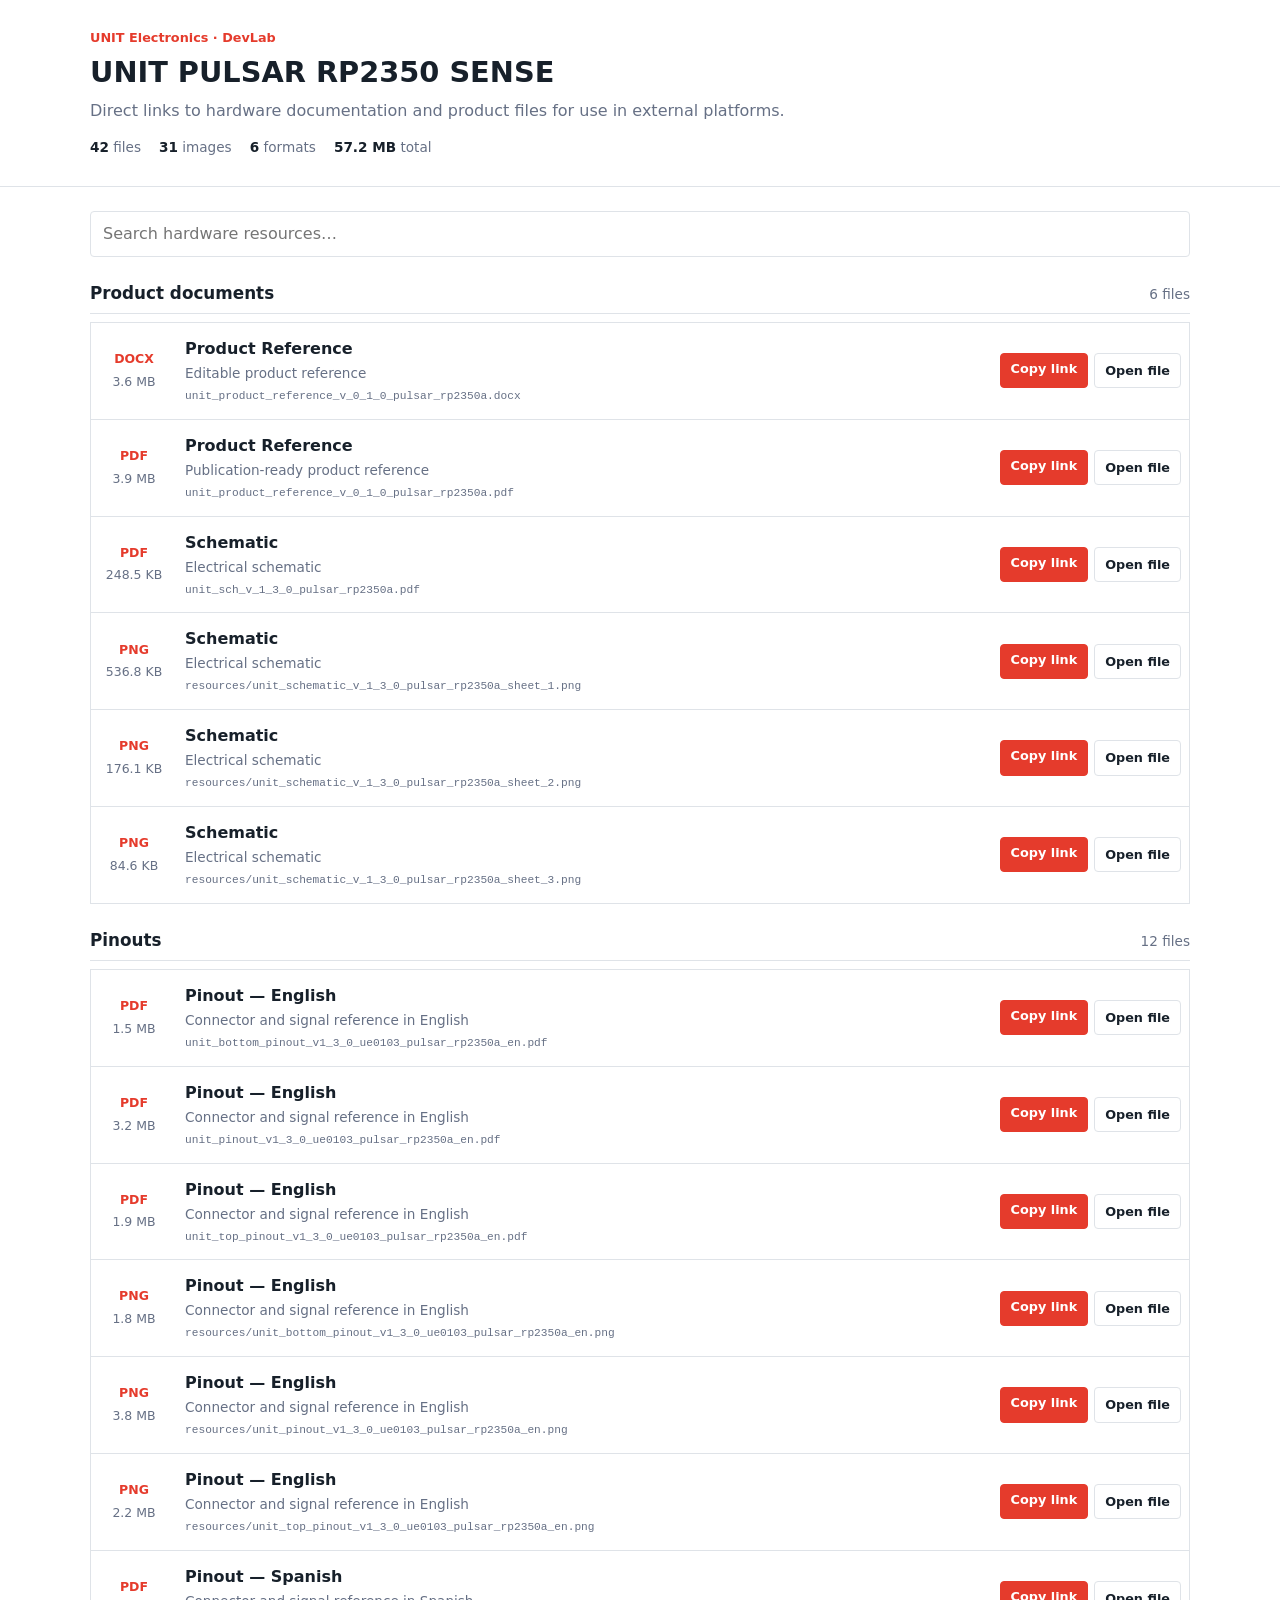
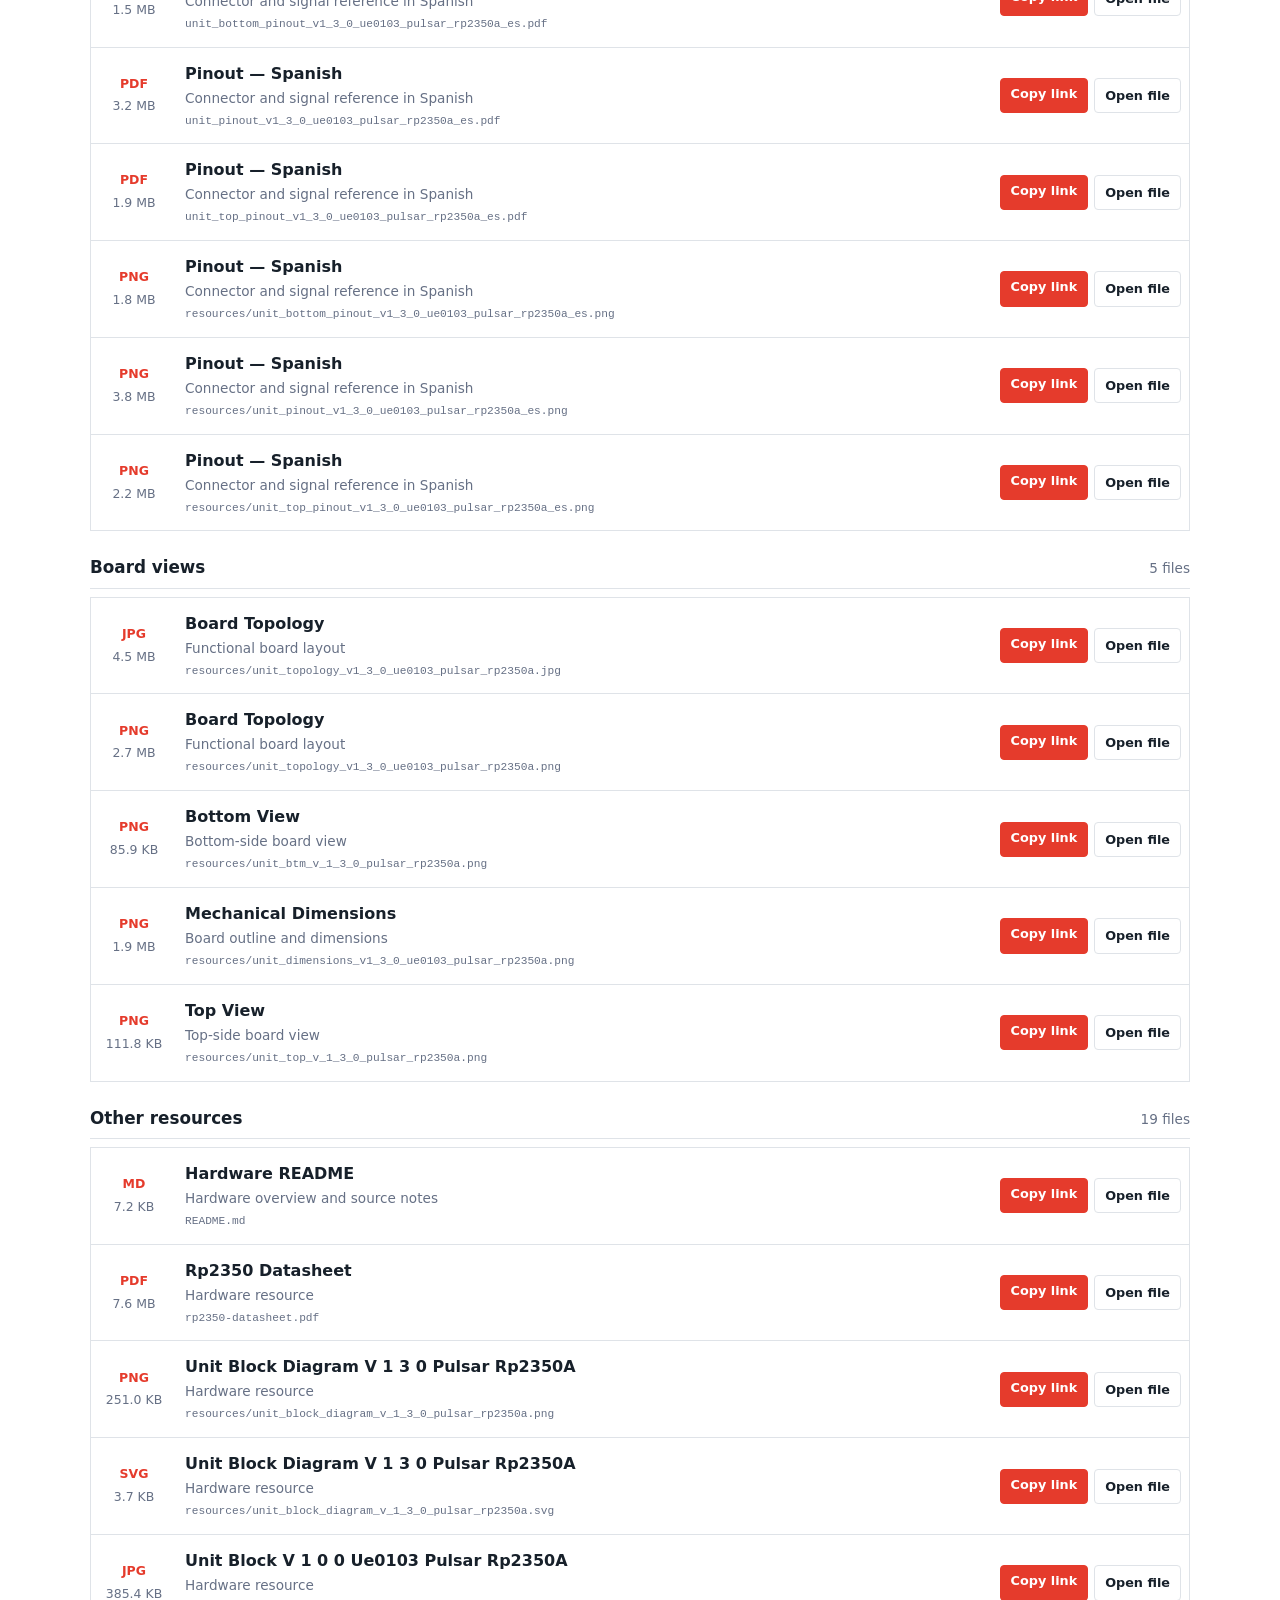
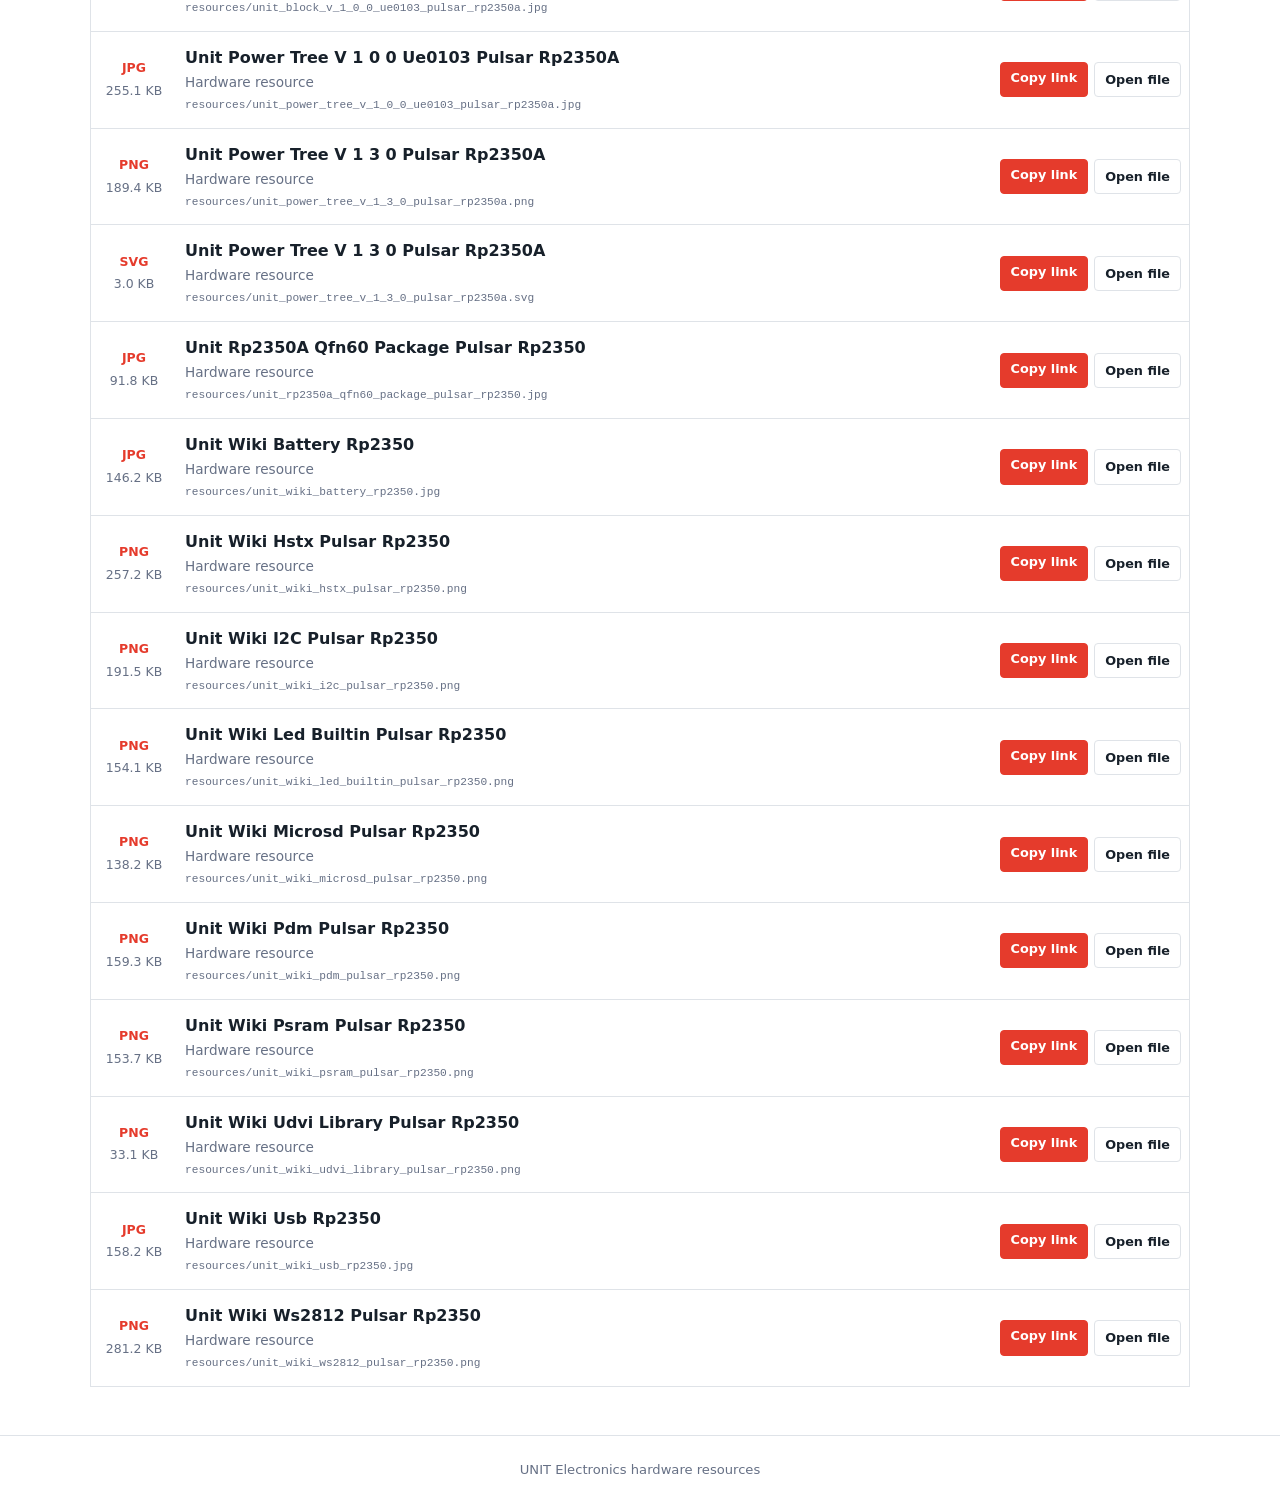
<file: docs/hardware/index.html>
<!DOCTYPE html>
<html lang="en">
<head>
  <meta charset="UTF-8">
  <meta name="viewport" content="width=device-width, initial-scale=1.0">
  <meta name="description" content="UNIT PULSAR RP2350 SENSE hardware documentation and downloads">
  <title>UNIT PULSAR RP2350 SENSE | Hardware Resources</title>
  <style>
    :root {
      --ink: #17202a;
      --muted: #667085;
      --line: #dfe3e8;
      --brand: #e53b2c;
    }
    * { box-sizing: border-box; }
    body {
      margin: 0;
      color: var(--ink);
      font: 16px/1.5 Inter, ui-sans-serif, system-ui, -apple-system, sans-serif;
    }
    .site-header { border-bottom: 1px solid var(--line); }
    .header-content, main {
      width: min(1100px, calc(100% - 32px));
      margin: 0 auto;
    }
    .header-content { padding: 28px 0; }
    .eyebrow {
      margin: 0 0 4px;
      color: var(--brand);
      font-size: .8rem;
      font-weight: 700;
    }
    h1 { margin: 0; font-size: 1.8rem; }
    .subtitle { margin: 5px 0 0; color: var(--muted); }
    .summary {
      display: flex;
      flex-wrap: wrap;
      gap: 18px;
      margin-top: 14px;
      color: var(--muted);
      font-size: .85rem;
    }
    .summary strong { color: var(--ink); }
    main { padding: 24px 0 48px; }
    .toolbar { margin-bottom: 24px; }
    .search {
      width: 100%;
      padding: 10px 12px;
      border: 1px solid var(--line);
      border-radius: 4px;
      color: var(--ink);
      font: inherit;
    }
    .search:focus { outline: 2px solid #f6c4bf; border-color: var(--brand); }
    .resource-section { margin-top: 24px; }
    .section-heading {
      display: flex;
      align-items: baseline;
      justify-content: space-between;
      margin-bottom: 8px;
      border-bottom: 1px solid var(--line);
    }
    .section-heading h2 { margin: 0 0 7px; font-size: 1.05rem; }
    .section-heading span { color: var(--muted); font-size: .85rem; }
    .resource-list { border-top: 1px solid var(--line); }
    .resource-item {
      display: grid;
      grid-template-columns: 70px minmax(0, 1fr) auto;
      align-items: center;
      gap: 16px;
      padding: 14px 8px;
      border: 1px solid var(--line);
      border-top: 0;
    }
    .file-meta { display: grid; gap: 4px; text-align: center; }
    .file-type {
      color: var(--brand);
      font-size: .78rem;
    }
    .file-size { color: var(--muted); font-size: .78rem; }
    .resource-details { min-width: 0; }
    .resource-item h3 { margin: 0; font-size: 1rem; }
    .resource-item p {
      display: inline;
      margin: 0 8px 0 0;
      color: var(--muted);
      font-size: .85rem;
    }
    .resource-item code {
      display: block;
      overflow: hidden;
      margin-top: 3px;
      color: var(--muted);
      font-size: .7rem;
      text-overflow: ellipsis;
      white-space: nowrap;
    }
    .actions { display: flex; gap: 6px; }
    .button {
      display: inline-flex;
      justify-content: center;
      padding: 7px 10px;
      border: 1px solid var(--line);
      border-radius: 4px;
      color: var(--ink);
      background: #fff;
      cursor: pointer;
      text-decoration: none;
      font-size: .8rem;
      font-weight: 600;
      font-family: inherit;
    }
    .button:hover { border-color: #aeb4bd; }
    .button.primary { color: #fff; border-color: var(--brand); background: var(--brand); }
    .empty-state { display: none; padding: 32px 0; color: var(--muted); text-align: center; }
    footer { padding: 24px 16px; border-top: 1px solid var(--line); color: var(--muted); text-align: center; font-size: .82rem; }
    [hidden] { display: none !important; }
    .visually-hidden {
      position: absolute;
      width: 1px;
      height: 1px;
      padding: 0;
      margin: -1px;
      overflow: hidden;
      clip: rect(0, 0, 0, 0);
      white-space: nowrap;
      border: 0;
    }
    @media (max-width: 680px) {
      .resource-item { grid-template-columns: 52px minmax(0, 1fr); }
      .actions { grid-column: 1 / -1; padding-left: 68px; }
    }
  </style>
</head>
<body>
  <header class="site-header">
    <div class="header-content">
      <p class="eyebrow">UNIT Electronics · DevLab</p>
      <h1>UNIT PULSAR RP2350 SENSE</h1>
      <p class="subtitle">Direct links to hardware documentation and product files for use in external platforms.</p>
      <div class="summary" aria-label="Resource summary">
        <span><strong>42</strong> files</span>
        <span><strong>31</strong> images</span>
        <span><strong>6</strong> formats</span>
        <span><strong>57.2 MB</strong> total</span>
      </div>
    </div>
  </header>
  <main>
    <div class="toolbar">
      <label for="resource-search" class="visually-hidden">Search hardware resources</label>
      <input id="resource-search" class="search" type="search" placeholder="Search hardware resources…" autocomplete="off">
    </div>

      <section class="resource-section">
        <div class="section-heading">
          <h2>Product documents</h2>
          <span>6 files</span>
        </div>
        <div class="resource-list">
        <article class="resource-item" data-search="product reference unit_product_reference_v_0_1_0_pulsar_rp2350a.docx editable product reference">
          <div class="file-meta">
            <strong class="file-type">DOCX</strong>
            <span class="file-size">3.6 MB</span>
          </div>
          <div class="resource-details">
            <h3>Product Reference</h3>
            <p>Editable product reference</p>
            <code title="unit_product_reference_v_0_1_0_pulsar_rp2350a.docx">unit_product_reference_v_0_1_0_pulsar_rp2350a.docx</code>
          </div>
          <div class="actions">
            <button class="button primary copy-link" type="button" data-url="unit_product_reference_v_0_1_0_pulsar_rp2350a.docx">Copy link</button>
            <a class="button" href="unit_product_reference_v_0_1_0_pulsar_rp2350a.docx" target="_blank" rel="noopener">Open file</a>
          </div>
        </article>

        <article class="resource-item" data-search="product reference unit_product_reference_v_0_1_0_pulsar_rp2350a.pdf publication-ready product reference">
          <div class="file-meta">
            <strong class="file-type">PDF</strong>
            <span class="file-size">3.9 MB</span>
          </div>
          <div class="resource-details">
            <h3>Product Reference</h3>
            <p>Publication-ready product reference</p>
            <code title="unit_product_reference_v_0_1_0_pulsar_rp2350a.pdf">unit_product_reference_v_0_1_0_pulsar_rp2350a.pdf</code>
          </div>
          <div class="actions">
            <button class="button primary copy-link" type="button" data-url="unit_product_reference_v_0_1_0_pulsar_rp2350a.pdf">Copy link</button>
            <a class="button" href="unit_product_reference_v_0_1_0_pulsar_rp2350a.pdf" target="_blank" rel="noopener">Open file</a>
          </div>
        </article>

        <article class="resource-item" data-search="schematic unit_sch_v_1_3_0_pulsar_rp2350a.pdf electrical schematic">
          <div class="file-meta">
            <strong class="file-type">PDF</strong>
            <span class="file-size">248.5 KB</span>
          </div>
          <div class="resource-details">
            <h3>Schematic</h3>
            <p>Electrical schematic</p>
            <code title="unit_sch_v_1_3_0_pulsar_rp2350a.pdf">unit_sch_v_1_3_0_pulsar_rp2350a.pdf</code>
          </div>
          <div class="actions">
            <button class="button primary copy-link" type="button" data-url="unit_sch_v_1_3_0_pulsar_rp2350a.pdf">Copy link</button>
            <a class="button" href="unit_sch_v_1_3_0_pulsar_rp2350a.pdf" target="_blank" rel="noopener">Open file</a>
          </div>
        </article>

        <article class="resource-item" data-search="schematic resources/unit_schematic_v_1_3_0_pulsar_rp2350a_sheet_1.png electrical schematic">
          <div class="file-meta">
            <strong class="file-type">PNG</strong>
            <span class="file-size">536.8 KB</span>
          </div>
          <div class="resource-details">
            <h3>Schematic</h3>
            <p>Electrical schematic</p>
            <code title="resources/unit_schematic_v_1_3_0_pulsar_rp2350a_sheet_1.png">resources/unit_schematic_v_1_3_0_pulsar_rp2350a_sheet_1.png</code>
          </div>
          <div class="actions">
            <button class="button primary copy-link" type="button" data-url="resources/unit_schematic_v_1_3_0_pulsar_rp2350a_sheet_1.png">Copy link</button>
            <a class="button" href="resources/unit_schematic_v_1_3_0_pulsar_rp2350a_sheet_1.png" target="_blank" rel="noopener">Open file</a>
          </div>
        </article>

        <article class="resource-item" data-search="schematic resources/unit_schematic_v_1_3_0_pulsar_rp2350a_sheet_2.png electrical schematic">
          <div class="file-meta">
            <strong class="file-type">PNG</strong>
            <span class="file-size">176.1 KB</span>
          </div>
          <div class="resource-details">
            <h3>Schematic</h3>
            <p>Electrical schematic</p>
            <code title="resources/unit_schematic_v_1_3_0_pulsar_rp2350a_sheet_2.png">resources/unit_schematic_v_1_3_0_pulsar_rp2350a_sheet_2.png</code>
          </div>
          <div class="actions">
            <button class="button primary copy-link" type="button" data-url="resources/unit_schematic_v_1_3_0_pulsar_rp2350a_sheet_2.png">Copy link</button>
            <a class="button" href="resources/unit_schematic_v_1_3_0_pulsar_rp2350a_sheet_2.png" target="_blank" rel="noopener">Open file</a>
          </div>
        </article>

        <article class="resource-item" data-search="schematic resources/unit_schematic_v_1_3_0_pulsar_rp2350a_sheet_3.png electrical schematic">
          <div class="file-meta">
            <strong class="file-type">PNG</strong>
            <span class="file-size">84.6 KB</span>
          </div>
          <div class="resource-details">
            <h3>Schematic</h3>
            <p>Electrical schematic</p>
            <code title="resources/unit_schematic_v_1_3_0_pulsar_rp2350a_sheet_3.png">resources/unit_schematic_v_1_3_0_pulsar_rp2350a_sheet_3.png</code>
          </div>
          <div class="actions">
            <button class="button primary copy-link" type="button" data-url="resources/unit_schematic_v_1_3_0_pulsar_rp2350a_sheet_3.png">Copy link</button>
            <a class="button" href="resources/unit_schematic_v_1_3_0_pulsar_rp2350a_sheet_3.png" target="_blank" rel="noopener">Open file</a>
          </div>
        </article>
        </div>
      </section>
      <section class="resource-section">
        <div class="section-heading">
          <h2>Pinouts</h2>
          <span>12 files</span>
        </div>
        <div class="resource-list">
        <article class="resource-item" data-search="pinout — english unit_bottom_pinout_v1_3_0_ue0103_pulsar_rp2350a_en.pdf connector and signal reference in english">
          <div class="file-meta">
            <strong class="file-type">PDF</strong>
            <span class="file-size">1.5 MB</span>
          </div>
          <div class="resource-details">
            <h3>Pinout — English</h3>
            <p>Connector and signal reference in English</p>
            <code title="unit_bottom_pinout_v1_3_0_ue0103_pulsar_rp2350a_en.pdf">unit_bottom_pinout_v1_3_0_ue0103_pulsar_rp2350a_en.pdf</code>
          </div>
          <div class="actions">
            <button class="button primary copy-link" type="button" data-url="unit_bottom_pinout_v1_3_0_ue0103_pulsar_rp2350a_en.pdf">Copy link</button>
            <a class="button" href="unit_bottom_pinout_v1_3_0_ue0103_pulsar_rp2350a_en.pdf" target="_blank" rel="noopener">Open file</a>
          </div>
        </article>

        <article class="resource-item" data-search="pinout — english unit_pinout_v1_3_0_ue0103_pulsar_rp2350a_en.pdf connector and signal reference in english">
          <div class="file-meta">
            <strong class="file-type">PDF</strong>
            <span class="file-size">3.2 MB</span>
          </div>
          <div class="resource-details">
            <h3>Pinout — English</h3>
            <p>Connector and signal reference in English</p>
            <code title="unit_pinout_v1_3_0_ue0103_pulsar_rp2350a_en.pdf">unit_pinout_v1_3_0_ue0103_pulsar_rp2350a_en.pdf</code>
          </div>
          <div class="actions">
            <button class="button primary copy-link" type="button" data-url="unit_pinout_v1_3_0_ue0103_pulsar_rp2350a_en.pdf">Copy link</button>
            <a class="button" href="unit_pinout_v1_3_0_ue0103_pulsar_rp2350a_en.pdf" target="_blank" rel="noopener">Open file</a>
          </div>
        </article>

        <article class="resource-item" data-search="pinout — english unit_top_pinout_v1_3_0_ue0103_pulsar_rp2350a_en.pdf connector and signal reference in english">
          <div class="file-meta">
            <strong class="file-type">PDF</strong>
            <span class="file-size">1.9 MB</span>
          </div>
          <div class="resource-details">
            <h3>Pinout — English</h3>
            <p>Connector and signal reference in English</p>
            <code title="unit_top_pinout_v1_3_0_ue0103_pulsar_rp2350a_en.pdf">unit_top_pinout_v1_3_0_ue0103_pulsar_rp2350a_en.pdf</code>
          </div>
          <div class="actions">
            <button class="button primary copy-link" type="button" data-url="unit_top_pinout_v1_3_0_ue0103_pulsar_rp2350a_en.pdf">Copy link</button>
            <a class="button" href="unit_top_pinout_v1_3_0_ue0103_pulsar_rp2350a_en.pdf" target="_blank" rel="noopener">Open file</a>
          </div>
        </article>

        <article class="resource-item" data-search="pinout — english resources/unit_bottom_pinout_v1_3_0_ue0103_pulsar_rp2350a_en.png connector and signal reference in english">
          <div class="file-meta">
            <strong class="file-type">PNG</strong>
            <span class="file-size">1.8 MB</span>
          </div>
          <div class="resource-details">
            <h3>Pinout — English</h3>
            <p>Connector and signal reference in English</p>
            <code title="resources/unit_bottom_pinout_v1_3_0_ue0103_pulsar_rp2350a_en.png">resources/unit_bottom_pinout_v1_3_0_ue0103_pulsar_rp2350a_en.png</code>
          </div>
          <div class="actions">
            <button class="button primary copy-link" type="button" data-url="resources/unit_bottom_pinout_v1_3_0_ue0103_pulsar_rp2350a_en.png">Copy link</button>
            <a class="button" href="resources/unit_bottom_pinout_v1_3_0_ue0103_pulsar_rp2350a_en.png" target="_blank" rel="noopener">Open file</a>
          </div>
        </article>

        <article class="resource-item" data-search="pinout — english resources/unit_pinout_v1_3_0_ue0103_pulsar_rp2350a_en.png connector and signal reference in english">
          <div class="file-meta">
            <strong class="file-type">PNG</strong>
            <span class="file-size">3.8 MB</span>
          </div>
          <div class="resource-details">
            <h3>Pinout — English</h3>
            <p>Connector and signal reference in English</p>
            <code title="resources/unit_pinout_v1_3_0_ue0103_pulsar_rp2350a_en.png">resources/unit_pinout_v1_3_0_ue0103_pulsar_rp2350a_en.png</code>
          </div>
          <div class="actions">
            <button class="button primary copy-link" type="button" data-url="resources/unit_pinout_v1_3_0_ue0103_pulsar_rp2350a_en.png">Copy link</button>
            <a class="button" href="resources/unit_pinout_v1_3_0_ue0103_pulsar_rp2350a_en.png" target="_blank" rel="noopener">Open file</a>
          </div>
        </article>

        <article class="resource-item" data-search="pinout — english resources/unit_top_pinout_v1_3_0_ue0103_pulsar_rp2350a_en.png connector and signal reference in english">
          <div class="file-meta">
            <strong class="file-type">PNG</strong>
            <span class="file-size">2.2 MB</span>
          </div>
          <div class="resource-details">
            <h3>Pinout — English</h3>
            <p>Connector and signal reference in English</p>
            <code title="resources/unit_top_pinout_v1_3_0_ue0103_pulsar_rp2350a_en.png">resources/unit_top_pinout_v1_3_0_ue0103_pulsar_rp2350a_en.png</code>
          </div>
          <div class="actions">
            <button class="button primary copy-link" type="button" data-url="resources/unit_top_pinout_v1_3_0_ue0103_pulsar_rp2350a_en.png">Copy link</button>
            <a class="button" href="resources/unit_top_pinout_v1_3_0_ue0103_pulsar_rp2350a_en.png" target="_blank" rel="noopener">Open file</a>
          </div>
        </article>

        <article class="resource-item" data-search="pinout — spanish unit_bottom_pinout_v1_3_0_ue0103_pulsar_rp2350a_es.pdf connector and signal reference in spanish">
          <div class="file-meta">
            <strong class="file-type">PDF</strong>
            <span class="file-size">1.5 MB</span>
          </div>
          <div class="resource-details">
            <h3>Pinout — Spanish</h3>
            <p>Connector and signal reference in Spanish</p>
            <code title="unit_bottom_pinout_v1_3_0_ue0103_pulsar_rp2350a_es.pdf">unit_bottom_pinout_v1_3_0_ue0103_pulsar_rp2350a_es.pdf</code>
          </div>
          <div class="actions">
            <button class="button primary copy-link" type="button" data-url="unit_bottom_pinout_v1_3_0_ue0103_pulsar_rp2350a_es.pdf">Copy link</button>
            <a class="button" href="unit_bottom_pinout_v1_3_0_ue0103_pulsar_rp2350a_es.pdf" target="_blank" rel="noopener">Open file</a>
          </div>
        </article>

        <article class="resource-item" data-search="pinout — spanish unit_pinout_v1_3_0_ue0103_pulsar_rp2350a_es.pdf connector and signal reference in spanish">
          <div class="file-meta">
            <strong class="file-type">PDF</strong>
            <span class="file-size">3.2 MB</span>
          </div>
          <div class="resource-details">
            <h3>Pinout — Spanish</h3>
            <p>Connector and signal reference in Spanish</p>
            <code title="unit_pinout_v1_3_0_ue0103_pulsar_rp2350a_es.pdf">unit_pinout_v1_3_0_ue0103_pulsar_rp2350a_es.pdf</code>
          </div>
          <div class="actions">
            <button class="button primary copy-link" type="button" data-url="unit_pinout_v1_3_0_ue0103_pulsar_rp2350a_es.pdf">Copy link</button>
            <a class="button" href="unit_pinout_v1_3_0_ue0103_pulsar_rp2350a_es.pdf" target="_blank" rel="noopener">Open file</a>
          </div>
        </article>

        <article class="resource-item" data-search="pinout — spanish unit_top_pinout_v1_3_0_ue0103_pulsar_rp2350a_es.pdf connector and signal reference in spanish">
          <div class="file-meta">
            <strong class="file-type">PDF</strong>
            <span class="file-size">1.9 MB</span>
          </div>
          <div class="resource-details">
            <h3>Pinout — Spanish</h3>
            <p>Connector and signal reference in Spanish</p>
            <code title="unit_top_pinout_v1_3_0_ue0103_pulsar_rp2350a_es.pdf">unit_top_pinout_v1_3_0_ue0103_pulsar_rp2350a_es.pdf</code>
          </div>
          <div class="actions">
            <button class="button primary copy-link" type="button" data-url="unit_top_pinout_v1_3_0_ue0103_pulsar_rp2350a_es.pdf">Copy link</button>
            <a class="button" href="unit_top_pinout_v1_3_0_ue0103_pulsar_rp2350a_es.pdf" target="_blank" rel="noopener">Open file</a>
          </div>
        </article>

        <article class="resource-item" data-search="pinout — spanish resources/unit_bottom_pinout_v1_3_0_ue0103_pulsar_rp2350a_es.png connector and signal reference in spanish">
          <div class="file-meta">
            <strong class="file-type">PNG</strong>
            <span class="file-size">1.8 MB</span>
          </div>
          <div class="resource-details">
            <h3>Pinout — Spanish</h3>
            <p>Connector and signal reference in Spanish</p>
            <code title="resources/unit_bottom_pinout_v1_3_0_ue0103_pulsar_rp2350a_es.png">resources/unit_bottom_pinout_v1_3_0_ue0103_pulsar_rp2350a_es.png</code>
          </div>
          <div class="actions">
            <button class="button primary copy-link" type="button" data-url="resources/unit_bottom_pinout_v1_3_0_ue0103_pulsar_rp2350a_es.png">Copy link</button>
            <a class="button" href="resources/unit_bottom_pinout_v1_3_0_ue0103_pulsar_rp2350a_es.png" target="_blank" rel="noopener">Open file</a>
          </div>
        </article>

        <article class="resource-item" data-search="pinout — spanish resources/unit_pinout_v1_3_0_ue0103_pulsar_rp2350a_es.png connector and signal reference in spanish">
          <div class="file-meta">
            <strong class="file-type">PNG</strong>
            <span class="file-size">3.8 MB</span>
          </div>
          <div class="resource-details">
            <h3>Pinout — Spanish</h3>
            <p>Connector and signal reference in Spanish</p>
            <code title="resources/unit_pinout_v1_3_0_ue0103_pulsar_rp2350a_es.png">resources/unit_pinout_v1_3_0_ue0103_pulsar_rp2350a_es.png</code>
          </div>
          <div class="actions">
            <button class="button primary copy-link" type="button" data-url="resources/unit_pinout_v1_3_0_ue0103_pulsar_rp2350a_es.png">Copy link</button>
            <a class="button" href="resources/unit_pinout_v1_3_0_ue0103_pulsar_rp2350a_es.png" target="_blank" rel="noopener">Open file</a>
          </div>
        </article>

        <article class="resource-item" data-search="pinout — spanish resources/unit_top_pinout_v1_3_0_ue0103_pulsar_rp2350a_es.png connector and signal reference in spanish">
          <div class="file-meta">
            <strong class="file-type">PNG</strong>
            <span class="file-size">2.2 MB</span>
          </div>
          <div class="resource-details">
            <h3>Pinout — Spanish</h3>
            <p>Connector and signal reference in Spanish</p>
            <code title="resources/unit_top_pinout_v1_3_0_ue0103_pulsar_rp2350a_es.png">resources/unit_top_pinout_v1_3_0_ue0103_pulsar_rp2350a_es.png</code>
          </div>
          <div class="actions">
            <button class="button primary copy-link" type="button" data-url="resources/unit_top_pinout_v1_3_0_ue0103_pulsar_rp2350a_es.png">Copy link</button>
            <a class="button" href="resources/unit_top_pinout_v1_3_0_ue0103_pulsar_rp2350a_es.png" target="_blank" rel="noopener">Open file</a>
          </div>
        </article>
        </div>
      </section>
      <section class="resource-section">
        <div class="section-heading">
          <h2>Board views</h2>
          <span>5 files</span>
        </div>
        <div class="resource-list">
        <article class="resource-item" data-search="board topology resources/unit_topology_v1_3_0_ue0103_pulsar_rp2350a.jpg functional board layout">
          <div class="file-meta">
            <strong class="file-type">JPG</strong>
            <span class="file-size">4.5 MB</span>
          </div>
          <div class="resource-details">
            <h3>Board Topology</h3>
            <p>Functional board layout</p>
            <code title="resources/unit_topology_v1_3_0_ue0103_pulsar_rp2350a.jpg">resources/unit_topology_v1_3_0_ue0103_pulsar_rp2350a.jpg</code>
          </div>
          <div class="actions">
            <button class="button primary copy-link" type="button" data-url="resources/unit_topology_v1_3_0_ue0103_pulsar_rp2350a.jpg">Copy link</button>
            <a class="button" href="resources/unit_topology_v1_3_0_ue0103_pulsar_rp2350a.jpg" target="_blank" rel="noopener">Open file</a>
          </div>
        </article>

        <article class="resource-item" data-search="board topology resources/unit_topology_v1_3_0_ue0103_pulsar_rp2350a.png functional board layout">
          <div class="file-meta">
            <strong class="file-type">PNG</strong>
            <span class="file-size">2.7 MB</span>
          </div>
          <div class="resource-details">
            <h3>Board Topology</h3>
            <p>Functional board layout</p>
            <code title="resources/unit_topology_v1_3_0_ue0103_pulsar_rp2350a.png">resources/unit_topology_v1_3_0_ue0103_pulsar_rp2350a.png</code>
          </div>
          <div class="actions">
            <button class="button primary copy-link" type="button" data-url="resources/unit_topology_v1_3_0_ue0103_pulsar_rp2350a.png">Copy link</button>
            <a class="button" href="resources/unit_topology_v1_3_0_ue0103_pulsar_rp2350a.png" target="_blank" rel="noopener">Open file</a>
          </div>
        </article>

        <article class="resource-item" data-search="bottom view resources/unit_btm_v_1_3_0_pulsar_rp2350a.png bottom-side board view">
          <div class="file-meta">
            <strong class="file-type">PNG</strong>
            <span class="file-size">85.9 KB</span>
          </div>
          <div class="resource-details">
            <h3>Bottom View</h3>
            <p>Bottom-side board view</p>
            <code title="resources/unit_btm_v_1_3_0_pulsar_rp2350a.png">resources/unit_btm_v_1_3_0_pulsar_rp2350a.png</code>
          </div>
          <div class="actions">
            <button class="button primary copy-link" type="button" data-url="resources/unit_btm_v_1_3_0_pulsar_rp2350a.png">Copy link</button>
            <a class="button" href="resources/unit_btm_v_1_3_0_pulsar_rp2350a.png" target="_blank" rel="noopener">Open file</a>
          </div>
        </article>

        <article class="resource-item" data-search="mechanical dimensions resources/unit_dimensions_v1_3_0_ue0103_pulsar_rp2350a.png board outline and dimensions">
          <div class="file-meta">
            <strong class="file-type">PNG</strong>
            <span class="file-size">1.9 MB</span>
          </div>
          <div class="resource-details">
            <h3>Mechanical Dimensions</h3>
            <p>Board outline and dimensions</p>
            <code title="resources/unit_dimensions_v1_3_0_ue0103_pulsar_rp2350a.png">resources/unit_dimensions_v1_3_0_ue0103_pulsar_rp2350a.png</code>
          </div>
          <div class="actions">
            <button class="button primary copy-link" type="button" data-url="resources/unit_dimensions_v1_3_0_ue0103_pulsar_rp2350a.png">Copy link</button>
            <a class="button" href="resources/unit_dimensions_v1_3_0_ue0103_pulsar_rp2350a.png" target="_blank" rel="noopener">Open file</a>
          </div>
        </article>

        <article class="resource-item" data-search="top view resources/unit_top_v_1_3_0_pulsar_rp2350a.png top-side board view">
          <div class="file-meta">
            <strong class="file-type">PNG</strong>
            <span class="file-size">111.8 KB</span>
          </div>
          <div class="resource-details">
            <h3>Top View</h3>
            <p>Top-side board view</p>
            <code title="resources/unit_top_v_1_3_0_pulsar_rp2350a.png">resources/unit_top_v_1_3_0_pulsar_rp2350a.png</code>
          </div>
          <div class="actions">
            <button class="button primary copy-link" type="button" data-url="resources/unit_top_v_1_3_0_pulsar_rp2350a.png">Copy link</button>
            <a class="button" href="resources/unit_top_v_1_3_0_pulsar_rp2350a.png" target="_blank" rel="noopener">Open file</a>
          </div>
        </article>
        </div>
      </section>
      <section class="resource-section">
        <div class="section-heading">
          <h2>Other resources</h2>
          <span>19 files</span>
        </div>
        <div class="resource-list">
        <article class="resource-item" data-search="hardware readme readme.md hardware overview and source notes">
          <div class="file-meta">
            <strong class="file-type">MD</strong>
            <span class="file-size">7.2 KB</span>
          </div>
          <div class="resource-details">
            <h3>Hardware README</h3>
            <p>Hardware overview and source notes</p>
            <code title="README.md">README.md</code>
          </div>
          <div class="actions">
            <button class="button primary copy-link" type="button" data-url="README.md">Copy link</button>
            <a class="button" href="README.md" target="_blank" rel="noopener">Open file</a>
          </div>
        </article>

        <article class="resource-item" data-search="rp2350 datasheet rp2350-datasheet.pdf hardware resource">
          <div class="file-meta">
            <strong class="file-type">PDF</strong>
            <span class="file-size">7.6 MB</span>
          </div>
          <div class="resource-details">
            <h3>Rp2350 Datasheet</h3>
            <p>Hardware resource</p>
            <code title="rp2350-datasheet.pdf">rp2350-datasheet.pdf</code>
          </div>
          <div class="actions">
            <button class="button primary copy-link" type="button" data-url="rp2350-datasheet.pdf">Copy link</button>
            <a class="button" href="rp2350-datasheet.pdf" target="_blank" rel="noopener">Open file</a>
          </div>
        </article>

        <article class="resource-item" data-search="unit block diagram v 1 3 0 pulsar rp2350a resources/unit_block_diagram_v_1_3_0_pulsar_rp2350a.png hardware resource">
          <div class="file-meta">
            <strong class="file-type">PNG</strong>
            <span class="file-size">251.0 KB</span>
          </div>
          <div class="resource-details">
            <h3>Unit Block Diagram V 1 3 0 Pulsar Rp2350A</h3>
            <p>Hardware resource</p>
            <code title="resources/unit_block_diagram_v_1_3_0_pulsar_rp2350a.png">resources/unit_block_diagram_v_1_3_0_pulsar_rp2350a.png</code>
          </div>
          <div class="actions">
            <button class="button primary copy-link" type="button" data-url="resources/unit_block_diagram_v_1_3_0_pulsar_rp2350a.png">Copy link</button>
            <a class="button" href="resources/unit_block_diagram_v_1_3_0_pulsar_rp2350a.png" target="_blank" rel="noopener">Open file</a>
          </div>
        </article>

        <article class="resource-item" data-search="unit block diagram v 1 3 0 pulsar rp2350a resources/unit_block_diagram_v_1_3_0_pulsar_rp2350a.svg hardware resource">
          <div class="file-meta">
            <strong class="file-type">SVG</strong>
            <span class="file-size">3.7 KB</span>
          </div>
          <div class="resource-details">
            <h3>Unit Block Diagram V 1 3 0 Pulsar Rp2350A</h3>
            <p>Hardware resource</p>
            <code title="resources/unit_block_diagram_v_1_3_0_pulsar_rp2350a.svg">resources/unit_block_diagram_v_1_3_0_pulsar_rp2350a.svg</code>
          </div>
          <div class="actions">
            <button class="button primary copy-link" type="button" data-url="resources/unit_block_diagram_v_1_3_0_pulsar_rp2350a.svg">Copy link</button>
            <a class="button" href="resources/unit_block_diagram_v_1_3_0_pulsar_rp2350a.svg" target="_blank" rel="noopener">Open file</a>
          </div>
        </article>

        <article class="resource-item" data-search="unit block v 1 0 0 ue0103 pulsar rp2350a resources/unit_block_v_1_0_0_ue0103_pulsar_rp2350a.jpg hardware resource">
          <div class="file-meta">
            <strong class="file-type">JPG</strong>
            <span class="file-size">385.4 KB</span>
          </div>
          <div class="resource-details">
            <h3>Unit Block V 1 0 0 Ue0103 Pulsar Rp2350A</h3>
            <p>Hardware resource</p>
            <code title="resources/unit_block_v_1_0_0_ue0103_pulsar_rp2350a.jpg">resources/unit_block_v_1_0_0_ue0103_pulsar_rp2350a.jpg</code>
          </div>
          <div class="actions">
            <button class="button primary copy-link" type="button" data-url="resources/unit_block_v_1_0_0_ue0103_pulsar_rp2350a.jpg">Copy link</button>
            <a class="button" href="resources/unit_block_v_1_0_0_ue0103_pulsar_rp2350a.jpg" target="_blank" rel="noopener">Open file</a>
          </div>
        </article>

        <article class="resource-item" data-search="unit power tree v 1 0 0 ue0103 pulsar rp2350a resources/unit_power_tree_v_1_0_0_ue0103_pulsar_rp2350a.jpg hardware resource">
          <div class="file-meta">
            <strong class="file-type">JPG</strong>
            <span class="file-size">255.1 KB</span>
          </div>
          <div class="resource-details">
            <h3>Unit Power Tree V 1 0 0 Ue0103 Pulsar Rp2350A</h3>
            <p>Hardware resource</p>
            <code title="resources/unit_power_tree_v_1_0_0_ue0103_pulsar_rp2350a.jpg">resources/unit_power_tree_v_1_0_0_ue0103_pulsar_rp2350a.jpg</code>
          </div>
          <div class="actions">
            <button class="button primary copy-link" type="button" data-url="resources/unit_power_tree_v_1_0_0_ue0103_pulsar_rp2350a.jpg">Copy link</button>
            <a class="button" href="resources/unit_power_tree_v_1_0_0_ue0103_pulsar_rp2350a.jpg" target="_blank" rel="noopener">Open file</a>
          </div>
        </article>

        <article class="resource-item" data-search="unit power tree v 1 3 0 pulsar rp2350a resources/unit_power_tree_v_1_3_0_pulsar_rp2350a.png hardware resource">
          <div class="file-meta">
            <strong class="file-type">PNG</strong>
            <span class="file-size">189.4 KB</span>
          </div>
          <div class="resource-details">
            <h3>Unit Power Tree V 1 3 0 Pulsar Rp2350A</h3>
            <p>Hardware resource</p>
            <code title="resources/unit_power_tree_v_1_3_0_pulsar_rp2350a.png">resources/unit_power_tree_v_1_3_0_pulsar_rp2350a.png</code>
          </div>
          <div class="actions">
            <button class="button primary copy-link" type="button" data-url="resources/unit_power_tree_v_1_3_0_pulsar_rp2350a.png">Copy link</button>
            <a class="button" href="resources/unit_power_tree_v_1_3_0_pulsar_rp2350a.png" target="_blank" rel="noopener">Open file</a>
          </div>
        </article>

        <article class="resource-item" data-search="unit power tree v 1 3 0 pulsar rp2350a resources/unit_power_tree_v_1_3_0_pulsar_rp2350a.svg hardware resource">
          <div class="file-meta">
            <strong class="file-type">SVG</strong>
            <span class="file-size">3.0 KB</span>
          </div>
          <div class="resource-details">
            <h3>Unit Power Tree V 1 3 0 Pulsar Rp2350A</h3>
            <p>Hardware resource</p>
            <code title="resources/unit_power_tree_v_1_3_0_pulsar_rp2350a.svg">resources/unit_power_tree_v_1_3_0_pulsar_rp2350a.svg</code>
          </div>
          <div class="actions">
            <button class="button primary copy-link" type="button" data-url="resources/unit_power_tree_v_1_3_0_pulsar_rp2350a.svg">Copy link</button>
            <a class="button" href="resources/unit_power_tree_v_1_3_0_pulsar_rp2350a.svg" target="_blank" rel="noopener">Open file</a>
          </div>
        </article>

        <article class="resource-item" data-search="unit rp2350a qfn60 package pulsar rp2350 resources/unit_rp2350a_qfn60_package_pulsar_rp2350.jpg hardware resource">
          <div class="file-meta">
            <strong class="file-type">JPG</strong>
            <span class="file-size">91.8 KB</span>
          </div>
          <div class="resource-details">
            <h3>Unit Rp2350A Qfn60 Package Pulsar Rp2350</h3>
            <p>Hardware resource</p>
            <code title="resources/unit_rp2350a_qfn60_package_pulsar_rp2350.jpg">resources/unit_rp2350a_qfn60_package_pulsar_rp2350.jpg</code>
          </div>
          <div class="actions">
            <button class="button primary copy-link" type="button" data-url="resources/unit_rp2350a_qfn60_package_pulsar_rp2350.jpg">Copy link</button>
            <a class="button" href="resources/unit_rp2350a_qfn60_package_pulsar_rp2350.jpg" target="_blank" rel="noopener">Open file</a>
          </div>
        </article>

        <article class="resource-item" data-search="unit wiki battery rp2350 resources/unit_wiki_battery_rp2350.jpg hardware resource">
          <div class="file-meta">
            <strong class="file-type">JPG</strong>
            <span class="file-size">146.2 KB</span>
          </div>
          <div class="resource-details">
            <h3>Unit Wiki Battery Rp2350</h3>
            <p>Hardware resource</p>
            <code title="resources/unit_wiki_battery_rp2350.jpg">resources/unit_wiki_battery_rp2350.jpg</code>
          </div>
          <div class="actions">
            <button class="button primary copy-link" type="button" data-url="resources/unit_wiki_battery_rp2350.jpg">Copy link</button>
            <a class="button" href="resources/unit_wiki_battery_rp2350.jpg" target="_blank" rel="noopener">Open file</a>
          </div>
        </article>

        <article class="resource-item" data-search="unit wiki hstx pulsar rp2350 resources/unit_wiki_hstx_pulsar_rp2350.png hardware resource">
          <div class="file-meta">
            <strong class="file-type">PNG</strong>
            <span class="file-size">257.2 KB</span>
          </div>
          <div class="resource-details">
            <h3>Unit Wiki Hstx Pulsar Rp2350</h3>
            <p>Hardware resource</p>
            <code title="resources/unit_wiki_hstx_pulsar_rp2350.png">resources/unit_wiki_hstx_pulsar_rp2350.png</code>
          </div>
          <div class="actions">
            <button class="button primary copy-link" type="button" data-url="resources/unit_wiki_hstx_pulsar_rp2350.png">Copy link</button>
            <a class="button" href="resources/unit_wiki_hstx_pulsar_rp2350.png" target="_blank" rel="noopener">Open file</a>
          </div>
        </article>

        <article class="resource-item" data-search="unit wiki i2c pulsar rp2350 resources/unit_wiki_i2c_pulsar_rp2350.png hardware resource">
          <div class="file-meta">
            <strong class="file-type">PNG</strong>
            <span class="file-size">191.5 KB</span>
          </div>
          <div class="resource-details">
            <h3>Unit Wiki I2C Pulsar Rp2350</h3>
            <p>Hardware resource</p>
            <code title="resources/unit_wiki_i2c_pulsar_rp2350.png">resources/unit_wiki_i2c_pulsar_rp2350.png</code>
          </div>
          <div class="actions">
            <button class="button primary copy-link" type="button" data-url="resources/unit_wiki_i2c_pulsar_rp2350.png">Copy link</button>
            <a class="button" href="resources/unit_wiki_i2c_pulsar_rp2350.png" target="_blank" rel="noopener">Open file</a>
          </div>
        </article>

        <article class="resource-item" data-search="unit wiki led builtin pulsar rp2350 resources/unit_wiki_led_builtin_pulsar_rp2350.png hardware resource">
          <div class="file-meta">
            <strong class="file-type">PNG</strong>
            <span class="file-size">154.1 KB</span>
          </div>
          <div class="resource-details">
            <h3>Unit Wiki Led Builtin Pulsar Rp2350</h3>
            <p>Hardware resource</p>
            <code title="resources/unit_wiki_led_builtin_pulsar_rp2350.png">resources/unit_wiki_led_builtin_pulsar_rp2350.png</code>
          </div>
          <div class="actions">
            <button class="button primary copy-link" type="button" data-url="resources/unit_wiki_led_builtin_pulsar_rp2350.png">Copy link</button>
            <a class="button" href="resources/unit_wiki_led_builtin_pulsar_rp2350.png" target="_blank" rel="noopener">Open file</a>
          </div>
        </article>

        <article class="resource-item" data-search="unit wiki microsd pulsar rp2350 resources/unit_wiki_microsd_pulsar_rp2350.png hardware resource">
          <div class="file-meta">
            <strong class="file-type">PNG</strong>
            <span class="file-size">138.2 KB</span>
          </div>
          <div class="resource-details">
            <h3>Unit Wiki Microsd Pulsar Rp2350</h3>
            <p>Hardware resource</p>
            <code title="resources/unit_wiki_microsd_pulsar_rp2350.png">resources/unit_wiki_microsd_pulsar_rp2350.png</code>
          </div>
          <div class="actions">
            <button class="button primary copy-link" type="button" data-url="resources/unit_wiki_microsd_pulsar_rp2350.png">Copy link</button>
            <a class="button" href="resources/unit_wiki_microsd_pulsar_rp2350.png" target="_blank" rel="noopener">Open file</a>
          </div>
        </article>

        <article class="resource-item" data-search="unit wiki pdm pulsar rp2350 resources/unit_wiki_pdm_pulsar_rp2350.png hardware resource">
          <div class="file-meta">
            <strong class="file-type">PNG</strong>
            <span class="file-size">159.3 KB</span>
          </div>
          <div class="resource-details">
            <h3>Unit Wiki Pdm Pulsar Rp2350</h3>
            <p>Hardware resource</p>
            <code title="resources/unit_wiki_pdm_pulsar_rp2350.png">resources/unit_wiki_pdm_pulsar_rp2350.png</code>
          </div>
          <div class="actions">
            <button class="button primary copy-link" type="button" data-url="resources/unit_wiki_pdm_pulsar_rp2350.png">Copy link</button>
            <a class="button" href="resources/unit_wiki_pdm_pulsar_rp2350.png" target="_blank" rel="noopener">Open file</a>
          </div>
        </article>

        <article class="resource-item" data-search="unit wiki psram pulsar rp2350 resources/unit_wiki_psram_pulsar_rp2350.png hardware resource">
          <div class="file-meta">
            <strong class="file-type">PNG</strong>
            <span class="file-size">153.7 KB</span>
          </div>
          <div class="resource-details">
            <h3>Unit Wiki Psram Pulsar Rp2350</h3>
            <p>Hardware resource</p>
            <code title="resources/unit_wiki_psram_pulsar_rp2350.png">resources/unit_wiki_psram_pulsar_rp2350.png</code>
          </div>
          <div class="actions">
            <button class="button primary copy-link" type="button" data-url="resources/unit_wiki_psram_pulsar_rp2350.png">Copy link</button>
            <a class="button" href="resources/unit_wiki_psram_pulsar_rp2350.png" target="_blank" rel="noopener">Open file</a>
          </div>
        </article>

        <article class="resource-item" data-search="unit wiki udvi library pulsar rp2350 resources/unit_wiki_udvi_library_pulsar_rp2350.png hardware resource">
          <div class="file-meta">
            <strong class="file-type">PNG</strong>
            <span class="file-size">33.1 KB</span>
          </div>
          <div class="resource-details">
            <h3>Unit Wiki Udvi Library Pulsar Rp2350</h3>
            <p>Hardware resource</p>
            <code title="resources/unit_wiki_udvi_library_pulsar_rp2350.png">resources/unit_wiki_udvi_library_pulsar_rp2350.png</code>
          </div>
          <div class="actions">
            <button class="button primary copy-link" type="button" data-url="resources/unit_wiki_udvi_library_pulsar_rp2350.png">Copy link</button>
            <a class="button" href="resources/unit_wiki_udvi_library_pulsar_rp2350.png" target="_blank" rel="noopener">Open file</a>
          </div>
        </article>

        <article class="resource-item" data-search="unit wiki usb rp2350 resources/unit_wiki_usb_rp2350.jpg hardware resource">
          <div class="file-meta">
            <strong class="file-type">JPG</strong>
            <span class="file-size">158.2 KB</span>
          </div>
          <div class="resource-details">
            <h3>Unit Wiki Usb Rp2350</h3>
            <p>Hardware resource</p>
            <code title="resources/unit_wiki_usb_rp2350.jpg">resources/unit_wiki_usb_rp2350.jpg</code>
          </div>
          <div class="actions">
            <button class="button primary copy-link" type="button" data-url="resources/unit_wiki_usb_rp2350.jpg">Copy link</button>
            <a class="button" href="resources/unit_wiki_usb_rp2350.jpg" target="_blank" rel="noopener">Open file</a>
          </div>
        </article>

        <article class="resource-item" data-search="unit wiki ws2812 pulsar rp2350 resources/unit_wiki_ws2812_pulsar_rp2350.png hardware resource">
          <div class="file-meta">
            <strong class="file-type">PNG</strong>
            <span class="file-size">281.2 KB</span>
          </div>
          <div class="resource-details">
            <h3>Unit Wiki Ws2812 Pulsar Rp2350</h3>
            <p>Hardware resource</p>
            <code title="resources/unit_wiki_ws2812_pulsar_rp2350.png">resources/unit_wiki_ws2812_pulsar_rp2350.png</code>
          </div>
          <div class="actions">
            <button class="button primary copy-link" type="button" data-url="resources/unit_wiki_ws2812_pulsar_rp2350.png">Copy link</button>
            <a class="button" href="resources/unit_wiki_ws2812_pulsar_rp2350.png" target="_blank" rel="noopener">Open file</a>
          </div>
        </article>
        </div>
      </section>
    <p id="empty-state" class="empty-state">No resources match your search.</p>
  </main>
  <footer>UNIT Electronics hardware resources</footer>
  <script>
    const search = document.getElementById('resource-search');
    const sections = [...document.querySelectorAll('.resource-section')];
    const emptyState = document.getElementById('empty-state');
    const copyText = async (text) => {
      try {
        await navigator.clipboard.writeText(text);
      } catch (error) {
        const input = document.createElement('textarea');
        input.value = text;
        input.style.position = 'fixed';
        input.style.opacity = '0';
        document.body.appendChild(input);
        input.select();
        document.execCommand('copy');
        input.remove();
      }
    };
    document.querySelectorAll('.copy-link').forEach((button) => {
      button.addEventListener('click', async () => {
        const absoluteUrl = new URL(button.dataset.url, document.baseURI).href;
        await copyText(absoluteUrl);
        const originalLabel = button.textContent;
        button.textContent = 'Copied';
        setTimeout(() => { button.textContent = originalLabel; }, 1600);
      });
    });
    search.addEventListener('input', () => {
      const query = search.value.trim().toLowerCase();
      let visibleCards = 0;
      sections.forEach((section) => {
        let sectionCards = 0;
        section.querySelectorAll('.resource-item').forEach((card) => {
          const match = card.dataset.search.includes(query);
          card.hidden = !match;
          sectionCards += Number(match);
        });
        section.hidden = sectionCards === 0;
        visibleCards += sectionCards;
      });
      emptyState.style.display = visibleCards ? 'none' : 'block';
    });
  </script>
</body>
</html>
</file>
